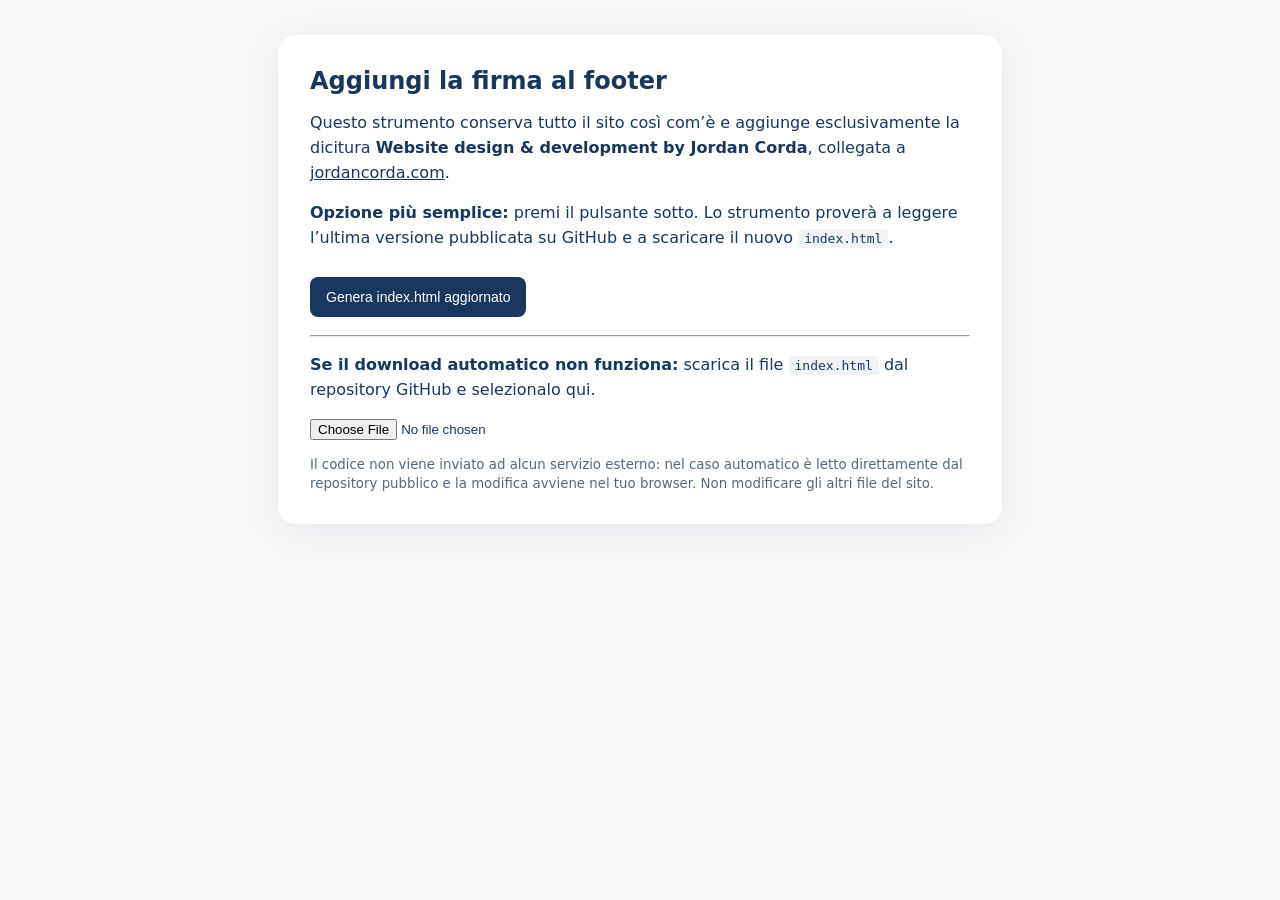
<file: TBP_Aggiungi_Firma_Footer.html>
<!doctype html><html lang="it"><head><meta charset="utf-8"><meta name="viewport" content="width=device-width,initial-scale=1"><title>The Blue Prospective — Aggiorna firma footer</title><style>body{font-family:system-ui,-apple-system,sans-serif;background:#f6f7f8;color:#17375f;margin:0;padding:35px 18px}.wrap{max-width:660px;margin:auto;background:white;border-radius:18px;padding:32px;box-shadow:0 8px 40px #12305212}h1{font-size:24px;margin:0 0 12px}p{line-height:1.55}button,.file{border:0;border-radius:8px;background:#17375f;color:white;padding:12px 16px;font-size:14px;cursor:pointer}button{margin:10px 0}code{background:#f1f4f7;padding:2px 6px;border-radius:4px}#status{white-space:pre-wrap;font-size:14px;margin-top:14px}input{display:block;margin-top:12px}small{color:#56687b}a{color:#17375f}</style></head><body><main class="wrap"><h1>Aggiungi la firma al footer</h1><p>Questo strumento conserva tutto il sito così com’è e aggiunge esclusivamente la dicitura <strong>Website design &amp; development by Jordan Corda</strong>, collegata a <a href="https://jordancorda.com/">jordancorda.com</a>.</p><p><strong>Opzione più semplice:</strong> premi il pulsante sotto. Lo strumento proverà a leggere l’ultima versione pubblicata su GitHub e a scaricare il nuovo <code>index.html</code>.</p><button id="auto">Genera index.html aggiornato</button><hr><p><strong>Se il download automatico non funziona:</strong> scarica il file <code>index.html</code> dal repository GitHub e selezionalo qui.</p><input id="file" type="file" accept=".html,text/html"><p id="status" role="status"></p><small>Il codice non viene inviato ad alcun servizio esterno: nel caso automatico è letto direttamente dal repository pubblico e la modifica avviene nel tuo browser. Non modificare gli altri file del sito.</small></main><script>
const status=document.getElementById('status');
const credit='<div class="page-wrap" style="text-align:center;padding:0 0 19px"><a href="https://jordancorda.com/" target="_blank" rel="noopener noreferrer" style="display:inline-block;color:inherit;opacity:.66;font-size:10px;letter-spacing:.045em;text-decoration:none">Website design &amp; development by Jordan Corda</a></div>';
function process(html){
if(!html.includes('<footer class="site-footer">')||!html.includes('</footer>'))throw new Error('Footer non trovato: non è stato modificato alcun file.');
let output;
if(/Website design\s*(?:&amp;|&)\s*development by Jordan Corda/.test(html)) {
  output=html.replace(/<a\b(?=[^>]*href="https:\/\/(?:jordancorda\.github\.io|jordancorda\.com)\/?")(?=[^>]*>Website design)([^>]*>Website design\s*(?:&amp;|&)\s*development by Jordan Corda<\/a>)/,m=>m.replace(/https:\/\/jordancorda\.github\.io\/?/,'https://jordancorda.com/'));
  if(output===html && html.includes('jordancorda.com')) throw new Error('La firma corretta risulta già presente: nessun aggiornamento necessario.');
} else {
  output=html.replace('</footer>',credit+'</footer>');
}
if(output===html)throw new Error('Nessuna modifica eseguita.');
const blob=new Blob([output],{type:'text/html;charset=utf-8'});const u=URL.createObjectURL(blob);const a=document.createElement('a');a.href=u;a.download='index.html';document.body.appendChild(a);a.click();a.remove();setTimeout(()=>URL.revokeObjectURL(u),3000);
status.textContent='File index.html generato. Caricalo nella cartella principale del repository, sostituendo il file omonimo.';
}
document.getElementById('auto').addEventListener('click',async()=>{status.textContent='Lettura dell’ultimo index.html da GitHub…';try{const r=await fetch('https://raw.githubusercontent.com/theblueprospectivetrio/the-blue-prospective/main/index.html?t='+Date.now(),{cache:'no-store'});if(!r.ok)throw new Error('HTTP '+r.status);process(await r.text())}catch(e){status.textContent='Download automatico non riuscito: '+e.message+'\nUsa il selettore file qui sotto.'}});
document.getElementById('file').addEventListener('change',async e=>{const f=e.target.files[0];if(!f)return;try{process(await f.text())}catch(e){status.textContent=e.message}})
</script></body></html>
</file>
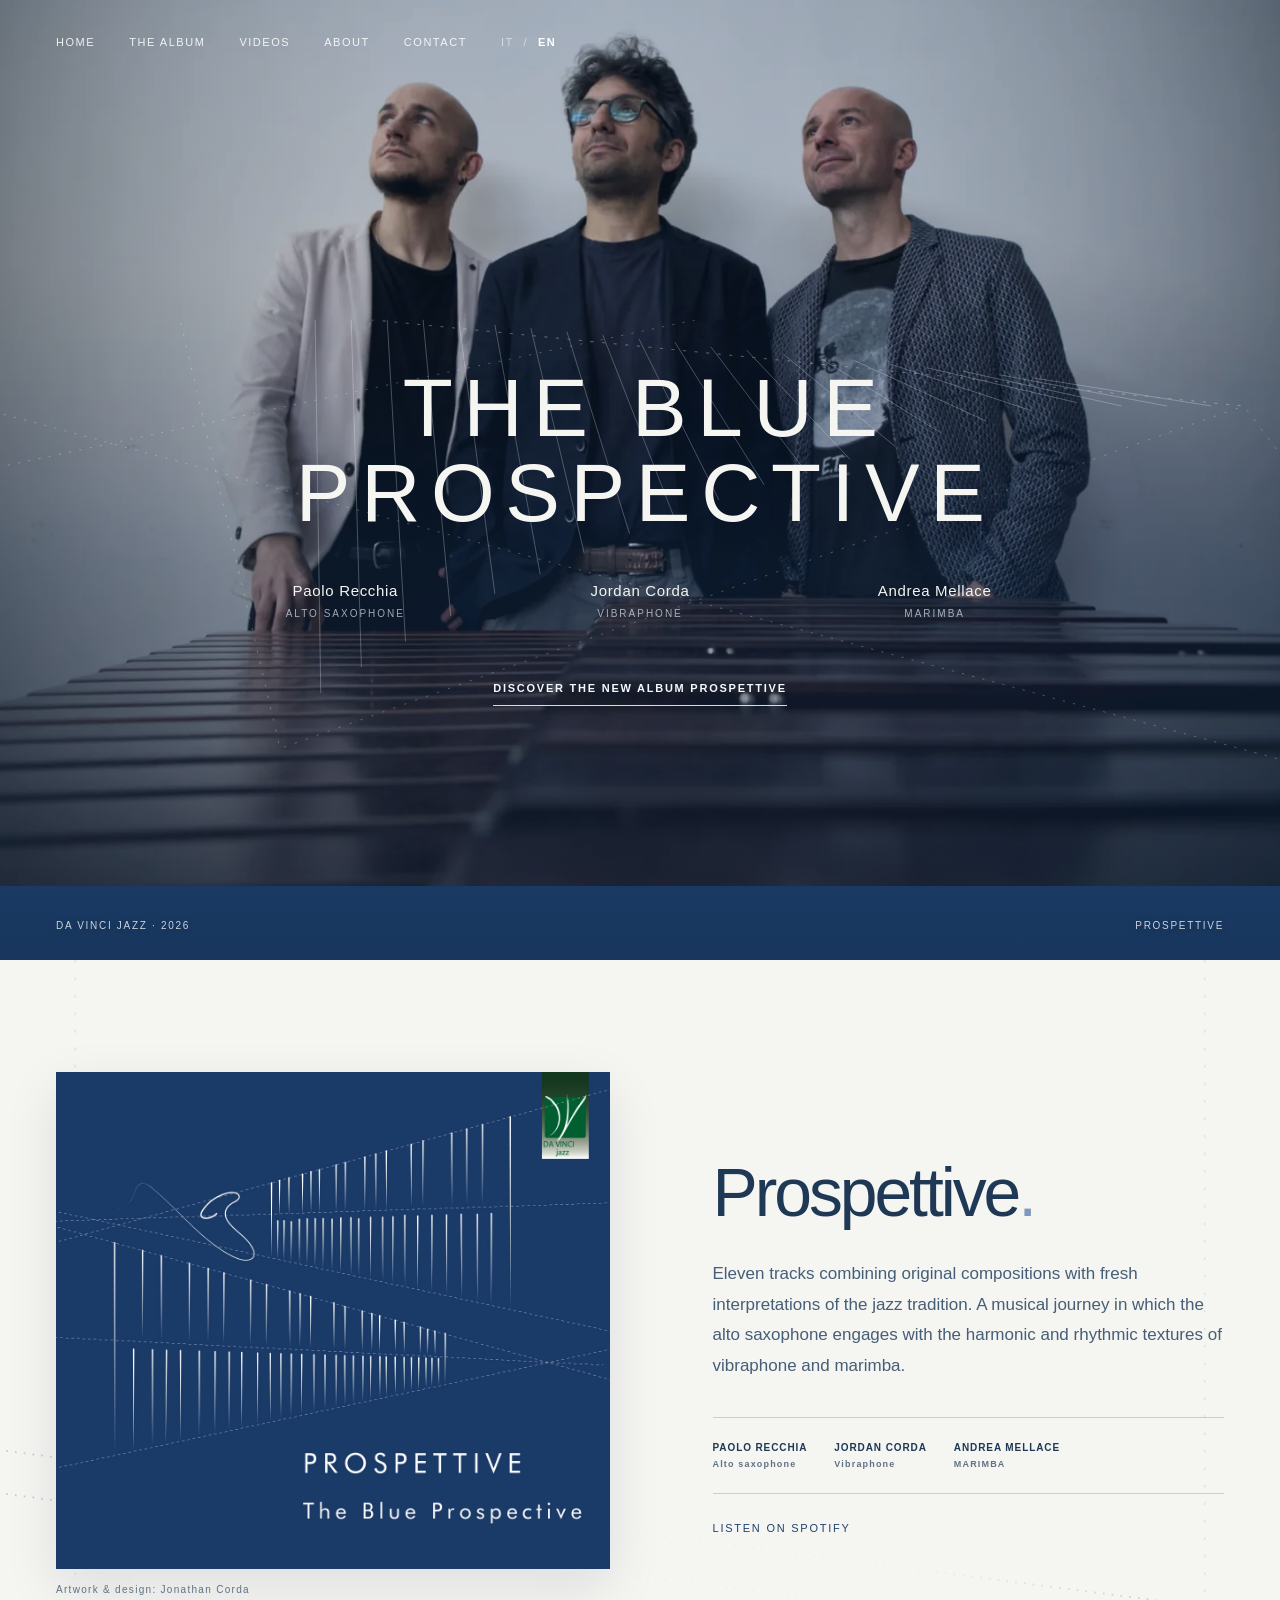
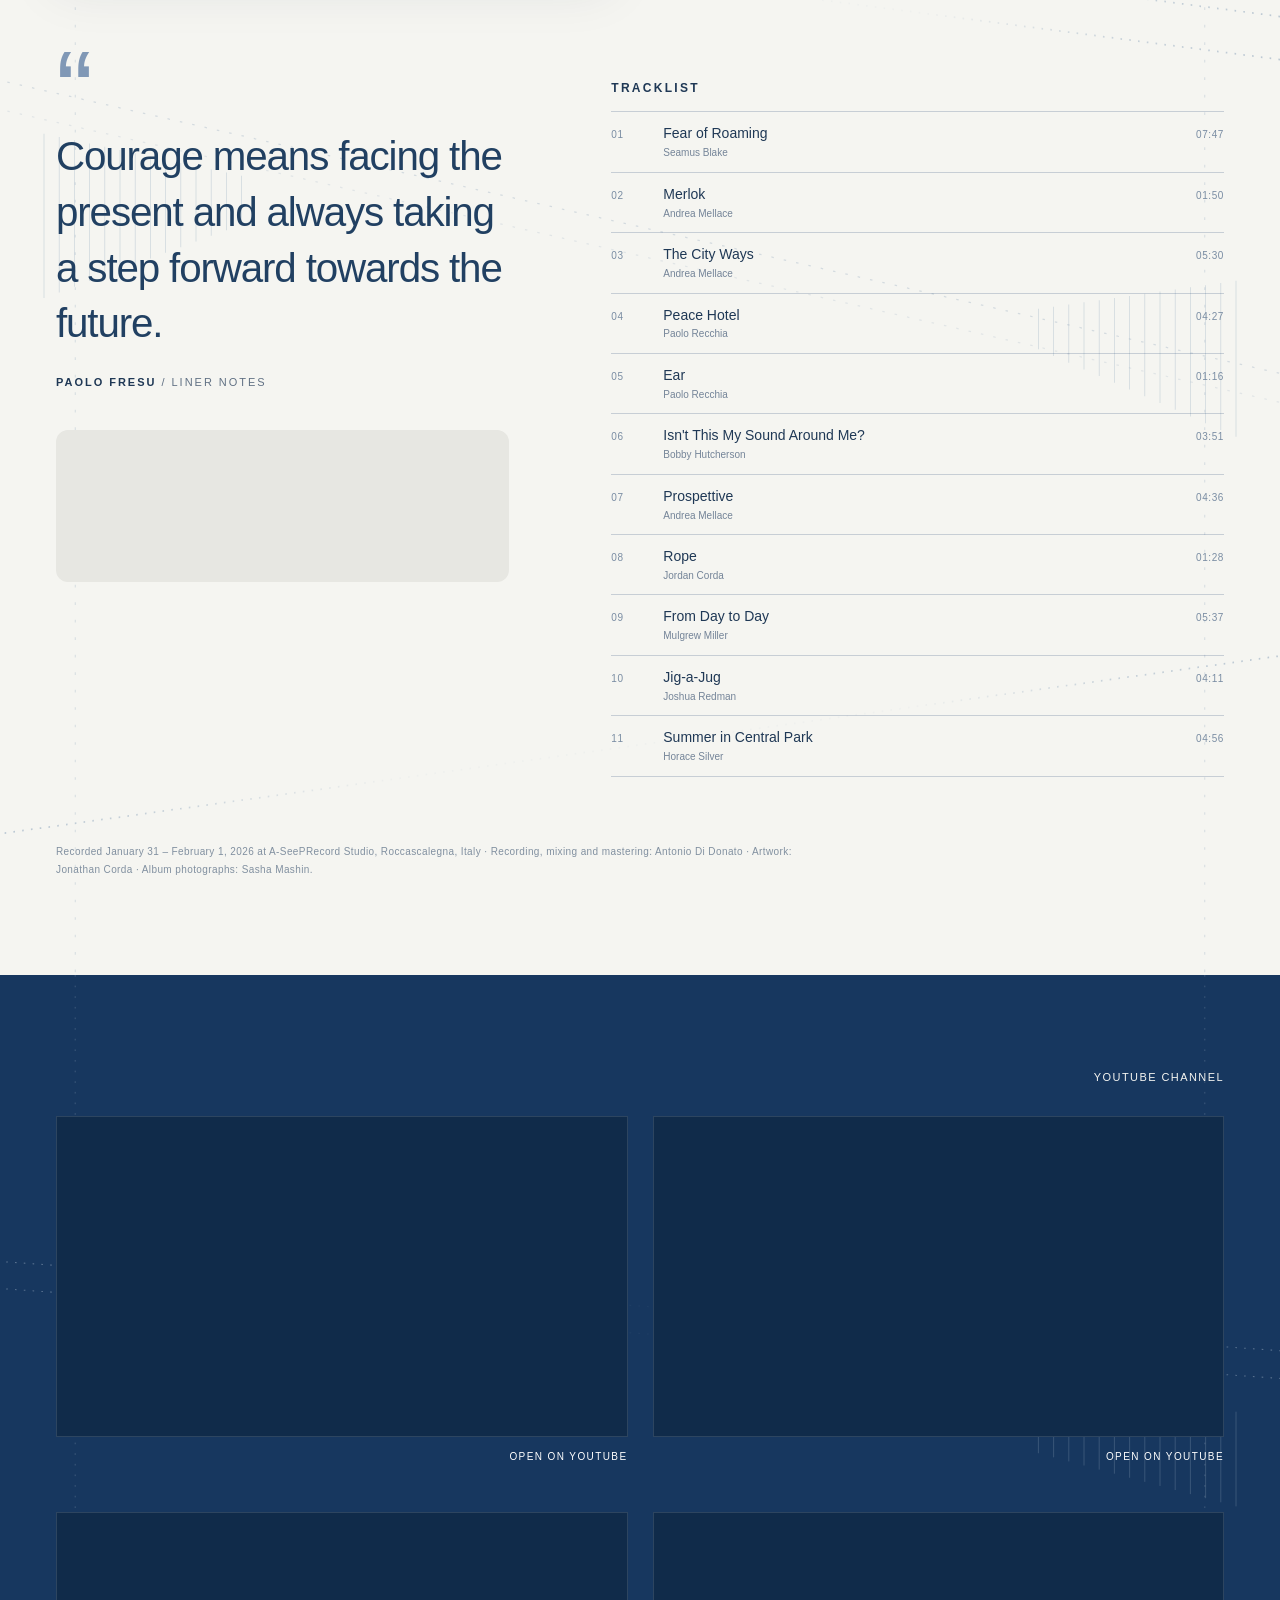
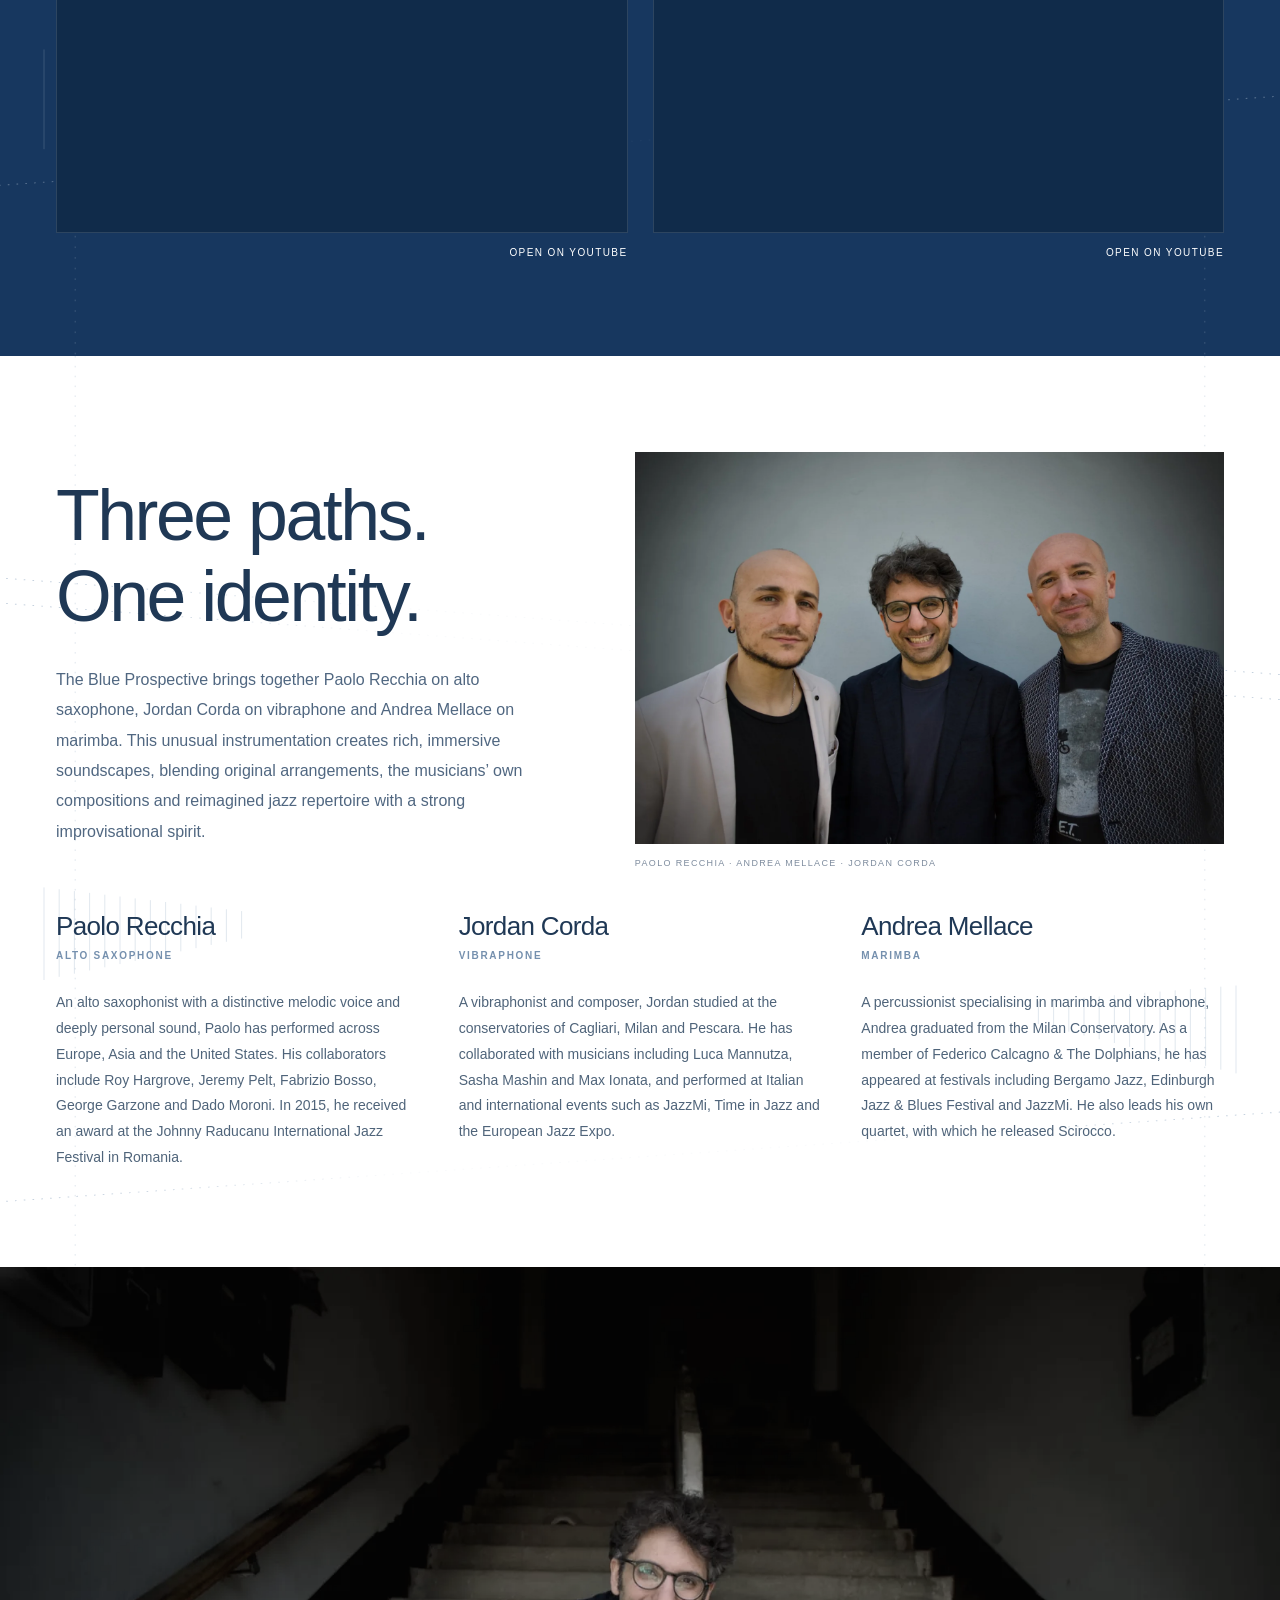
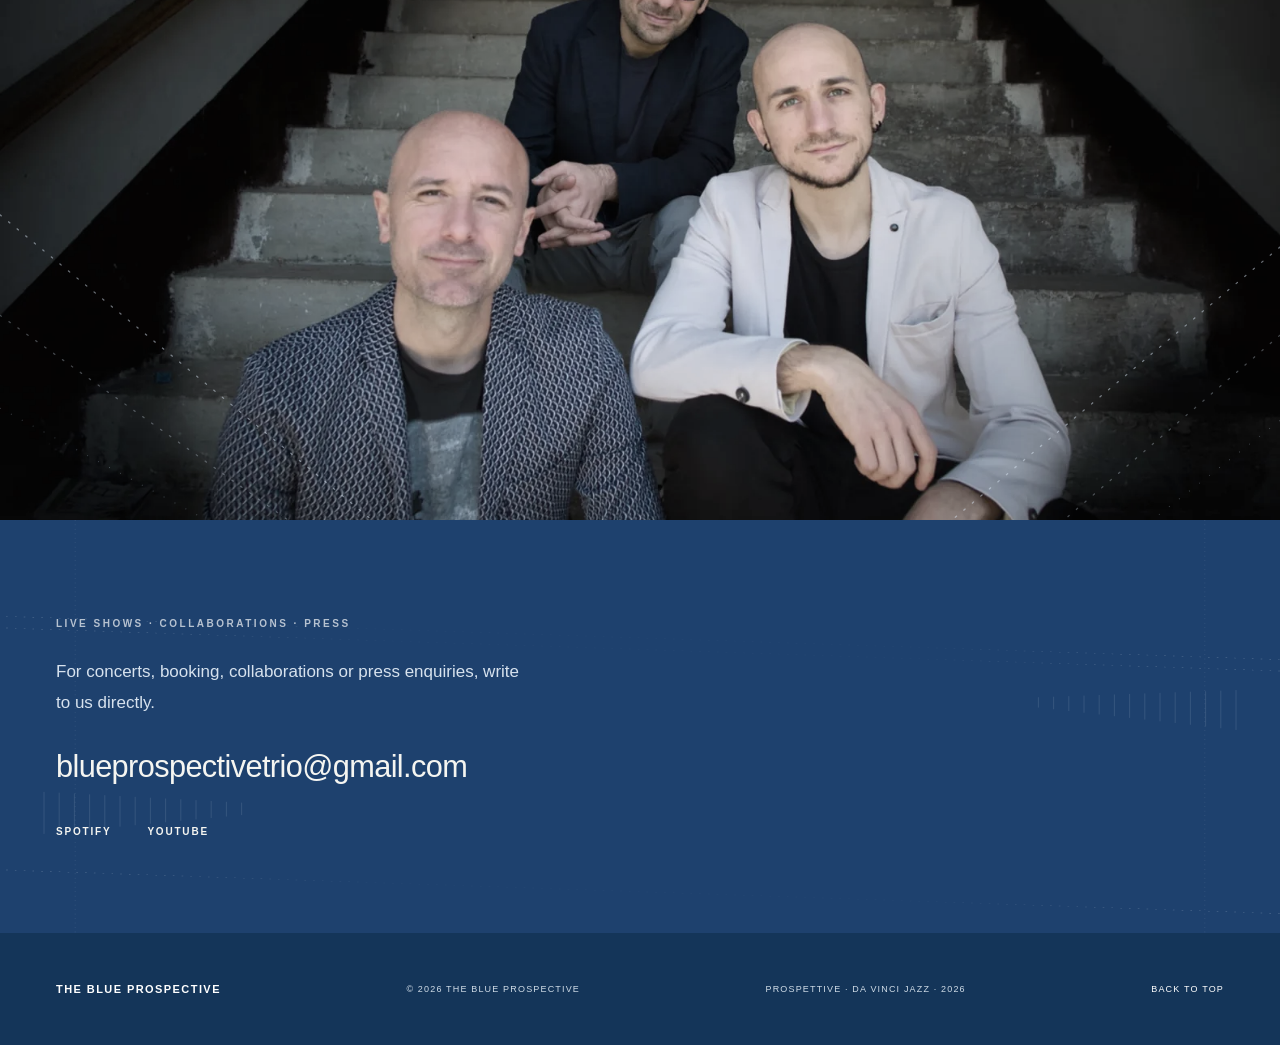
<file: The_Blue_Prospective_V17_index.html>
<!DOCTYPE html>

<html lang="it">
<head>
<meta charset="utf-8"/>
<meta content="width=device-width, initial-scale=1" name="viewport"/>
<meta content="#1e416e" name="theme-color"/>
<meta content="The Blue Prospective: Paolo Recchia, Jordan Corda e Andrea Mellace. Scopri Prospettive, il disco d'esordio per Da Vinci Jazz, ascolta la musica e guarda i video." name="description"/>
<meta content="website" property="og:type"/>
<meta content="The Blue Prospective — Prospettive" property="og:title"/>
<meta content="Alto saxophone · Vibraphone · Marimba. The debut album Prospettive — Da Vinci Jazz, 2026." property="og:description"/>
<meta content="assets/prospettive-cover.jpg" property="og:image"/>
<meta content="light" name="color-scheme"/>
<link href="assets/favicon.svg" rel="icon" type="image/svg+xml"/>
<link as="image" href="assets/trio-standing.webp" rel="preload"/>
<link href="styles.css" rel="stylesheet"/>
<script defer="" src="script.js"></script>
<title>The Blue Prospective — Prospettive</title>
<script type="application/ld+json">
  {
    "@context":"https://schema.org",
    "@type":"MusicGroup",
    "name":"The Blue Prospective",
    "genre":"Jazz",
    "member":[
      {"@type":"Person","name":"Paolo Recchia"},
      {"@type":"Person","name":"Jordan Corda"},
      {"@type":"Person","name":"Andrea Mellace"}
    ],
    "email":"blueprospectivetrio@gmail.com",
    "sameAs":["https://www.youtube.com/@TheBlueProspective","https://open.spotify.com/album/3WpOZ9RsVsxqO8IybZ93Ap"],
    "album":{"@type":"MusicAlbum","name":"Prospettive","datePublished":"2026-10-09","albumReleaseType":"https://schema.org/AlbumRelease","byArtist":{"@type":"MusicGroup","name":"The Blue Prospective"},"numTracks":11,"recordLabel":{"@type":"Organization","name":"Da Vinci Jazz"}}
  }
  </script>
</head>
<body>
<a class="skip-link" data-i18n="skip" href="#main">Vai al contenuto</a>
<header class="site-header" id="top">
<div class="header-inner page-wrap">
<a aria-label="The Blue Prospective — home" class="wordmark" href="#home"><span>THE BLUE<br/>PROSPECTIVE</span></a>
<nav aria-label="Main navigation" class="desktop-nav">
<a data-i18n="navHome" href="#home">Home</a>
<a data-i18n="navAlbum" href="#album">Il disco</a>
<a data-i18n="navVideos" href="#videos">Video</a>
<a data-i18n="navBio" href="#about">Bio</a>
<a data-i18n="navContact" href="#contact">Contatti</a>
</nav>
<div class="header-actions">
<div aria-label="Language / Lingua" class="language-switch" role="group">
<button aria-pressed="true" class="lang-btn is-active" data-lang="it" type="button">IT</button>
<span aria-hidden="true">/</span>
<button aria-pressed="false" class="lang-btn" data-lang="en" type="button">EN</button>
</div>
<button aria-controls="mobile-nav" aria-expanded="false" aria-label="Apri menu" class="mobile-menu-button" type="button"><span></span><span></span></button>
</div>
</div>
<nav aria-label="Mobile navigation" class="mobile-nav" hidden="" id="mobile-nav">
<a data-i18n="navHome" href="#home">Home</a><a data-i18n="navAlbum" href="#album">Il disco</a><a data-i18n="navVideos" href="#videos">Video</a><a data-i18n="navBio" href="#about">Bio</a><a data-i18n="navContact" href="#contact">Contatti</a>
</nav>
</header>
<main id="main">
<section aria-labelledby="hero-title" class="hero blue-surface" id="home"><div aria-hidden="true" class="hero-media"><img alt="" fetchpriority="high" height="1233" src="assets/trio-standing.webp" width="1850"/></div>
<div aria-hidden="true" class="hero-art">
<svg class="perspective-art" fill="none" preserveaspectratio="xMidYMid slice" viewbox="0 0 1440 860" xmlns="http://www.w3.org/2000/svg">
<g opacity=".42" stroke="currentColor" stroke-width=".72">
<path d="M-80 316 L1510 84 M-80 344 L1510 774 M-80 510 L1510 174" stroke-dasharray="2 7"></path>
<path d="M320 314 L1240 405 L410 700 L320 314 M319 314 L1240 405 L1510 762" stroke-dasharray="2 8"></path>
<path d="M440 319 L445 652 M471 322 L480 630 M502 326 L518 608 M533 329 L557 586 M564 332 L595 567 M595 335 L634 550 M626 338 L672 532 M657 341 L711 515 M688 344 L749 500 M719 347 L788 486 M750 350 L827 473 M781 354 L864 463 M812 357 L901 451 M843 360 L940 440 M874 363 L979 428 M905 366 L1018 418 M936 369 L1057 409 M967 372 L1096 402 M998 375 L1135 405 M1029 378 L1174 405 M1060 381 L1212 405"></path>
<path d="M462 657 L1240 405 M495 648 L1240 405 M528 639 L1240 405 M561 630 L1240 405 M594 621 L1240 405 M627 612 L1240 405 M660 603 L1240 405 M693 594 L1240 405 M726 585 L1240 405 M759 576 L1240 405 M792 567 L1240 405" opacity=".45"></path>
</g>
</svg>
</div>
<div class="hero-content page-wrap">

<h1 id="hero-title"><span>THE BLUE</span><span>PROSPECTIVE</span></h1>
<div aria-label="The Blue Prospective — musicisti e strumenti" class="hero-musicians">
<div class="hero-musician"><span class="hero-musician-name">Paolo Recchia</span><span class="hero-musician-role" data-i18n="roleSax">Sax alto</span></div>
<div class="hero-musician"><span class="hero-musician-name">Jordan Corda</span><span class="hero-musician-role" data-i18n="roleVibe">Vibrafono</span></div>
<div class="hero-musician"><span class="hero-musician-name">Andrea Mellace</span><span class="hero-musician-role" data-i18n="roleMarimba">Marimba</span></div>
</div>

<div class="hero-cta">
<a class="plain-action hero-action" data-i18n="discoverAlbum" href="#album">Scopri il nuovo album Prospettive</a>
</div>

</div>
<div class="hero-foot page-wrap"><span>DA VINCI JAZZ · 2026</span><span>PROSPETTIVE</span></div>
</section>

<section aria-labelledby="album-title" class="album-section section-padding" id="album">
<div class="page-wrap">

<div class="album-feature">
<div class="album-art-wrap">
<img alt="Copertina originale dell'album Prospettive di The Blue Prospective, blu con linee bianche prospettiche" class="album-art" data-i18n-alt="coverAlt" height="1123" loading="lazy" src="assets/prospettive-cover.webp" width="1253"/>
<p class="image-caption" data-i18n="coverCaption">Artwork &amp; design: Jonathan Corda</p>
</div>
<div class="album-intro">

<h2 id="album-title">Prospettive<span class="title-period">.</span></h2>
<p class="album-description" data-i18n="albumDescription">Undici tracce tra composizioni originali e riletture della tradizione jazz. Un percorso in cui il suono del sax alto dialoga con le trame armoniche e ritmiche di vibrafono e marimba.</p>
<div class="album-metadata"><span>PAOLO RECCHIA <small data-i18n="roleSax">SAX ALTO</small></span><span>JORDAN CORDA <small data-i18n="roleVibe">VIBRAFONO</small></span><span>ANDREA MELLACE <small>MARIMBA</small></span></div>
<a class="plain-action album-action" href="https://open.spotify.com/intl-it/album/3WpOZ9RsVsxqO8IybZ93Ap?si=EF3d64_RQI6lsvXB2nhD_Q" rel="noopener noreferrer" target="_blank"><span data-i18n="listenSpotify">Ascolta su Spotify</span></a>
</div>
</div>
<div class="album-lower">
<div class="liner-quote">
<span aria-hidden="true" class="quote-mark">“</span>
<blockquote data-i18n="fresuQuote">Coraggio è affrontare il presente e fare sempre un passo in avanti verso il futuro.</blockquote>
<p class="quote-author">PAOLO FRESU <span data-i18n="linerNotes">/ NOTE DI COPERTINA</span></p>
<div class="spotify-embed">
<iframe allow="autoplay; clipboard-write; encrypted-media; fullscreen; picture-in-picture" height="152" loading="lazy" src="https://open.spotify.com/embed/album/3WpOZ9RsVsxqO8IybZ93Ap?utm_source=generator" title="Prospettive — Spotify" width="100%"></iframe>
</div>
</div>
<div class="tracks">
<h3 data-i18n="tracklist">TRACKLIST</h3>
<ol class="track-list">
<li><span class="track-number">01</span><span class="track-name">Fear of Roaming <small>Seamus Blake</small></span><time>07:47</time></li>
<li><span class="track-number">02</span><span class="track-name">Merlok <small>Andrea Mellace</small></span><time>01:50</time></li>
<li><span class="track-number">03</span><span class="track-name">The City Ways <small>Andrea Mellace</small></span><time>05:30</time></li>
<li><span class="track-number">04</span><span class="track-name">Peace Hotel <small>Paolo Recchia</small></span><time>04:27</time></li>
<li><span class="track-number">05</span><span class="track-name">Ear <small>Paolo Recchia</small></span><time>01:16</time></li>
<li><span class="track-number">06</span><span class="track-name">Isn't This My Sound Around Me? <small>Bobby Hutcherson</small></span><time>03:51</time></li>
<li><span class="track-number">07</span><span class="track-name">Prospettive <small>Andrea Mellace</small></span><time>04:36</time></li>
<li><span class="track-number">08</span><span class="track-name">Rope <small>Jordan Corda</small></span><time>01:28</time></li>
<li><span class="track-number">09</span><span class="track-name">From Day to Day <small>Mulgrew Miller</small></span><time>05:37</time></li>
<li><span class="track-number">10</span><span class="track-name">Jig-a-Jug <small>Joshua Redman</small></span><time>04:11</time></li>
<li><span class="track-number">11</span><span class="track-name">Summer in Central Park <small>Horace Silver</small></span><time>04:56</time></li>
</ol>
</div>
</div>
<p class="album-credits" data-i18n="albumCredits">Registrato il 31 gennaio e 1 febbraio 2026 ad A-SeePRecord Studio, Roccascalegna · Registrazione, mix e mastering: Antonio Di Donato · Artwork: Jonathan Corda · Foto del disco: Sasha Mashin.</p>
</div>
</section>
<section aria-labelledby="videos-title" class="videos-section blue-surface section-padding" id="videos">
<div class="page-wrap"><h2 class="visually-hidden" id="videos-title">Video / Videos</h2>
<div class="section-heading section-heading-light"><a class="text-link" data-i18n="youtubeChannel" href="https://www.youtube.com/@TheBlueProspective" rel="noopener noreferrer" target="_blank">Canale YouTube</a></div>


<div class="video-grid">
<article class="video-item"><div class="video-frame"><iframe allow="accelerometer; autoplay; clipboard-write; encrypted-media; gyroscope; picture-in-picture; web-share" allowfullscreen="" loading="lazy" referrerpolicy="strict-origin-when-cross-origin" src="https://www.youtube-nocookie.com/embed/nitN0m6qYVE?rel=0" title="The Blue Prospective — Video 01"></iframe></div><div class="video-meta"><a href="https://www.youtube.com/watch?v=nitN0m6qYVE" rel="noopener noreferrer" target="_blank"><span data-i18n="openYouTube">Apri su YouTube</span></a></div></article>
<article class="video-item"><div class="video-frame"><iframe allow="accelerometer; autoplay; clipboard-write; encrypted-media; gyroscope; picture-in-picture; web-share" allowfullscreen="" loading="lazy" referrerpolicy="strict-origin-when-cross-origin" src="https://www.youtube-nocookie.com/embed/5msv1Ov3cSc?rel=0" title="The Blue Prospective — Video 02"></iframe></div><div class="video-meta"><a href="https://www.youtube.com/watch?v=5msv1Ov3cSc" rel="noopener noreferrer" target="_blank"><span data-i18n="openYouTube">Apri su YouTube</span></a></div></article>
<article class="video-item"><div class="video-frame"><iframe allow="accelerometer; autoplay; clipboard-write; encrypted-media; gyroscope; picture-in-picture; web-share" allowfullscreen="" loading="lazy" referrerpolicy="strict-origin-when-cross-origin" src="https://www.youtube-nocookie.com/embed/d-1iqPdySt8?rel=0" title="The Blue Prospective — Video 03"></iframe></div><div class="video-meta"><a href="https://www.youtube.com/watch?v=d-1iqPdySt8" rel="noopener noreferrer" target="_blank"><span data-i18n="openYouTube">Apri su YouTube</span></a></div></article>
<article class="video-item"><div class="video-frame"><iframe allow="accelerometer; autoplay; clipboard-write; encrypted-media; gyroscope; picture-in-picture; web-share" allowfullscreen="" loading="lazy" referrerpolicy="strict-origin-when-cross-origin" src="https://www.youtube-nocookie.com/embed/xgRghs0nReU?rel=0" title="The Blue Prospective — Video 04"></iframe></div><div class="video-meta"><a href="https://www.youtube.com/watch?v=xgRghs0nReU" rel="noopener noreferrer" target="_blank"><span data-i18n="openYouTube">Apri su YouTube</span></a></div></article>
</div>
</div>
</section>
<section aria-labelledby="about-title" class="about-section section-padding" id="about">
<div class="page-wrap">

<div class="about-top">
<div class="about-main">

<h2 data-i18n="aboutTitle" id="about-title">Tre percorsi.<br/>Un'identità.</h2>
<p class="about-paragraph" data-i18n="aboutText">The Blue Prospective nasce dalla collaborazione tra Paolo Recchia al sax alto, Jordan Corda al vibrafono e Andrea Mellace alla marimba. La particolarità dell'organico dà vita a sonorità ricche e avvolgenti: arrangiamenti originali, composizioni dei musicisti e riletture del repertorio jazz si intrecciano a una forte componente improvvisativa.</p>
</div>
<figure class="about-photo"><img alt="Ritratto di gruppo dei tre musicisti" data-i18n-alt="bioPhotoAlt" height="1120" loading="lazy" src="assets/trio-portrait.webp" width="1680"/><figcaption>PAOLO RECCHIA · ANDREA MELLACE · JORDAN CORDA</figcaption></figure>
</div>

<div class="member-grid">
<article class="member"><h3>Paolo Recchia</h3><p class="member-instrument" data-i18n="roleSax">Sax alto</p><p data-i18n="bioPaolo">Sassofonista dalla forte identità melodica e dal suono personale, si è esibito in Europa, Asia e Stati Uniti. Ha collaborato con artisti come Roy Hargrove, Jeremy Pelt, Fabrizio Bosso, George Garzone e Dado Moroni. Nel 2015 ha ricevuto un riconoscimento al Johnny Răducanu International Jazz Festival in Romania.</p></article>
<article class="member"><h3>Jordan Corda</h3><p class="member-instrument" data-i18n="roleVibe">Vibrafono</p><p data-i18n="bioJordan">Vibrafonista e compositore, si è formato ai conservatori di Cagliari, Milano e Pescara. Ha collaborato con musicisti tra cui Luca Mannutza, Sasha Mashin e Max Ionata e si è esibito in festival italiani e internazionali, tra cui JazzMi, Time in Jazz e l'European Jazz Expo.</p></article>
<article class="member"><h3>Andrea Mellace</h3><p class="member-instrument">Marimba</p><p data-i18n="bioAndrea">Percussionista specializzato in marimba e vibrafono, diplomato al Conservatorio di Milano. Membro di Federico Calcagno &amp; The Dolphians, ha suonato in festival quali Bergamo Jazz, Edinburgh Jazz &amp; Blues Festival e JazzMi. È anche leader del proprio quartetto, con cui ha pubblicato Scirocco.</p></article>
</div>
</div>
</section>
<section aria-label="The Blue Prospective group photograph" class="interlude-photo"><img alt="I tre musicisti di The Blue Prospective fotografati su una scalinata" data-i18n-alt="interludePhotoAlt" height="1133" loading="lazy" src="assets/trio-stairs.webp" width="1700"/></section>
<section aria-labelledby="contact-title" class="contact-section blue-surface section-padding" id="contact">
<div aria-hidden="true" class="contact-lines"><svg preserveaspectratio="xMidYMid meet" viewbox="0 0 600 500"><g fill="none" opacity=".42" stroke="currentColor" stroke-width=".8"><path d="M25 25L570 255 30 484 M55 25L570 255 65 484 M85 25L570 255 100 484 M115 25L570 255 135 484 M145 25L570 255 170 484 M175 25L570 255 205 484 M205 25L570 255 240 484 M235 25L570 255 275 484 M265 25L570 255 310 484 M295 25L570 255 345 484 M325 25L570 255 380 484 M355 25L570 255 415 484"></path></g></svg></div>
<div class="page-wrap contact-content">

<div class="contact-body"><p class="eyebrow" data-i18n="contactTop">CONCERTI · COLLABORAZIONI · STAMPA</p><h2 class="visually-hidden" id="contact-title">Contatti / Contact</h2><p data-i18n="contactCopy">Per concerti, booking, collaborazioni e richieste stampa, scrivici direttamente.</p><a class="contact-mail" href="mailto:blueprospectivetrio@gmail.com">blueprospectivetrio@gmail.com </a><div class="contact-links"><a href="https://open.spotify.com/intl-it/album/3WpOZ9RsVsxqO8IybZ93Ap?si=EF3d64_RQI6lsvXB2nhD_Q" rel="noopener noreferrer" target="_blank">SPOTIFY</a><a href="https://www.youtube.com/@TheBlueProspective" rel="noopener noreferrer" target="_blank">YOUTUBE</a></div></div>
</div>
</section>
</main>
<footer class="site-footer"><div class="page-wrap footer-inner"><a class="footer-brand" href="#home">THE BLUE PROSPECTIVE</a><span>© <span id="year">2026</span> THE BLUE PROSPECTIVE</span><span data-i18n="footerNote">Prospettive · Da Vinci Jazz · 2026</span><a class="back-top" data-i18n="backTop" href="#top">TORNA SU</a></div></footer>
</body>
</html>
</file>
<file: styles.css>
:root{--blue:#1e416e;--blue-deep:#17375f;--blue-light:#42658c;--paper:#f5f5f1;--white:#fff;--ink:#1f3855;--muted:#617184;--line:rgba(30,65,110,.21);--max:1230px;--sans:"Helvetica Neue",Helvetica,Arial,sans-serif}
*{box-sizing:border-box}html{scroll-behavior:smooth;scroll-padding-top:82px}body{margin:0;font-family:var(--sans);background:var(--paper);color:var(--ink);-webkit-font-smoothing:antialiased}body,button{font-size:16px}button,a{-webkit-tap-highlight-color:transparent}button{font-family:inherit}a{color:inherit;text-decoration:none}img{max-width:100%;display:block}figure,blockquote{margin:0}p,h1,h2,h3{margin-top:0}::selection{background:#aebed0;color:var(--blue-deep)}:focus-visible{outline:2px solid #819cce;outline-offset:5px}.page-wrap{width:min(calc(100% - 112px),var(--max));margin-inline:auto}.section-padding{padding-block:118px}.blue-surface{background:var(--blue);color:#f5f5f1}.skip-link{position:absolute;z-index:100;top:-80px;left:20px;background:white;color:var(--blue);padding:10px 16px}.skip-link:focus{top:10px}
.site-header{height:84px;position:absolute;top:0;left:0;right:0;z-index:20;color:#fff;border-bottom:1px solid rgba(255,255,255,.18)}.header-inner{height:100%;display:flex;align-items:center;justify-content:space-between;gap:32px}.wordmark{display:inline-flex;align-items:center;gap:11px;font-size:12px;line-height:1.2;letter-spacing:.16em;font-weight:600;white-space:nowrap}.wordmark-symbol{font-size:29px;line-height:1;font-weight:200;transform:rotate(-18deg);opacity:.85}.desktop-nav{display:flex;align-items:center;gap:34px;margin-left:auto}.desktop-nav a,.mobile-nav a{font-size:11px;letter-spacing:.14em;text-transform:uppercase;opacity:.88;transition:opacity .2s}.desktop-nav a:hover,.mobile-nav a:hover{opacity:1}.header-actions{display:flex;align-items:center;gap:21px}.language-switch{display:flex;align-items:center;gap:8px;font-size:11px;letter-spacing:.12em;color:rgba(255,255,255,.56)}.lang-btn{background:transparent;border:0;color:rgba(255,255,255,.53);font-size:11px;letter-spacing:.13em;cursor:pointer;padding:8px 2px}.lang-btn.is-active{color:#fff;font-weight:700}.mobile-menu-button{display:none;background:transparent;border:0;color:#fff;width:38px;height:38px;cursor:pointer;flex-direction:column;gap:6px;justify-content:center;align-items:center}.mobile-menu-button span{height:1px;width:21px;background:currentColor;display:block;transition:transform .25s}.mobile-menu-button[aria-expanded=true] span:first-child{transform:translateY(3.5px) rotate(45deg)}.mobile-menu-button[aria-expanded=true] span:last-child{transform:translateY(-3.5px) rotate(-45deg)}.mobile-nav{position:absolute;left:0;right:0;top:84px;background:var(--blue-deep);padding:22px 7%;border-bottom:1px solid rgba(255,255,255,.14)}.mobile-nav:not([hidden]){display:flex;flex-direction:column;gap:24px}.mobile-nav[hidden]{display:none}
.hero{position:relative;isolation:isolate;min-height:765px;height:min(920px,100svh);display:flex;align-items:center;overflow:hidden}.hero-art{position:absolute;inset:0;z-index:-1;overflow:hidden;pointer-events:none}.perspective-art{position:absolute;width:100%;height:100%;color:rgba(232,239,244,.92);transform:scale(1.04)}.hero-art:after{content:"";position:absolute;inset:0;background:linear-gradient(90deg,rgba(30,65,110,.17),rgba(30,65,110,.55) 35%,rgba(30,65,110,.45) 68%,rgba(30,65,110,.10))}.hero-content{position:relative;padding-top:72px;text-align:center}.eyebrow{font-size:10px;font-weight:600;letter-spacing:.25em;line-height:1.6;text-transform:uppercase}.hero-eyebrow{display:flex;align-items:center;justify-content:center;gap:20px;color:rgba(255,255,255,.9);margin-bottom:38px}.eyebrow-rule{width:36px;height:1px;background:rgba(255,255,255,.76)}.hero h1{font-size:clamp(57px,7.15vw,112px);line-height:1.09;letter-spacing:.14em;font-weight:300;margin:0 auto;max-width:1160px;text-indent:.14em}.hero h1 span{display:block}.hero-subtitle{font-size:clamp(18px,2.3vw,28px);font-weight:300;letter-spacing:.02em;margin:32px 0 12px}.hero-instruments{font-size:12px;letter-spacing:.19em;text-transform:uppercase;color:rgba(255,255,255,.74)}.hero-cta{display:flex;justify-content:center;align-items:center;gap:36px;margin-top:43px}.btn{display:inline-flex;align-items:center;justify-content:center;gap:38px;min-height:53px;padding:15px 23px;font-size:11px;font-weight:700;text-transform:uppercase;letter-spacing:.13em;border:1px solid transparent;transition:background .2s,color .2s,border-color .2s}.btn span:last-child{font-size:16px;font-weight:300}.btn-light{color:var(--blue);background:#fff}.btn-light:hover{background:#e3eaf2}.btn-blue{color:#fff;background:var(--blue);margin-top:33px}.btn-blue:hover{background:#123156}.text-link{display:inline-flex;align-items:center;gap:10px;font-size:11px;letter-spacing:.13em;text-transform:uppercase;transition:opacity .2s}.text-link:hover{opacity:.7}.hero-text-link{color:#fff}.hero-foot{position:absolute;bottom:32px;left:50%;transform:translateX(-50%);display:flex;align-items:center;justify-content:space-between;width:min(calc(100% - 112px),var(--max));font-size:10px;letter-spacing:.17em;color:rgba(255,255,255,.78)}.hero-foot a{transition:opacity .2s}.hero-foot a:hover{opacity:.6}
.photo-break{position:relative;height:clamp(390px,49vw,690px);overflow:hidden;background:#c8d1da}.photo-break img{width:100%;height:100%;object-fit:cover;object-position:center 47%}.photo-break:after{position:absolute;content:"";inset:0;background:linear-gradient(to top,rgba(14,32,53,.34),transparent 37%);pointer-events:none}.photo-break-note{position:absolute;bottom:33px;left:max(56px,calc((100vw - var(--max))/2));display:flex;align-items:center;gap:18px;z-index:1;color:white;font-size:10px;letter-spacing:.23em;font-weight:600}.hairline{width:40px;height:1px;background:rgba(255,255,255,.8)}
.statement{background:#fff}.statement-layout{display:grid;grid-template-columns:27% 1fr;gap:4%}.section-index{font-size:10px;letter-spacing:.18em;font-weight:700;text-transform:uppercase;margin:0;line-height:1.5}.statement-title{font-size:clamp(36px,4.8vw,65px);font-weight:300;line-height:1.22;letter-spacing:-.032em;max-width:870px;margin-bottom:33px}.statement-copy{max-width:620px;color:#51667d;font-size:17px;line-height:1.85;font-weight:300;margin-bottom:0}
.album-section{background:var(--paper)}.section-heading{display:flex;justify-content:space-between;align-items:center;padding-bottom:24px;margin-bottom:60px;border-bottom:1px solid var(--line);gap:24px}.heading-right{font-size:10px;letter-spacing:.15em;font-weight:600;text-transform:uppercase}.bullet{padding-inline:8px}.album-feature{display:grid;grid-template-columns:minmax(0,1.04fr) minmax(0,.96fr);gap:clamp(55px,8vw,126px);align-items:center}.album-art-wrap{width:100%}.album-art{width:100%;height:auto;box-shadow:0 18px 50px rgba(15,38,68,.10)}.image-caption{margin-top:15px;font-size:10px;letter-spacing:.13em;color:var(--muted)}.dark-eyebrow{color:#5d7290}.album-intro h2{font-weight:300;font-size:clamp(49px,5.3vw,85px);letter-spacing:-.045em;line-height:1.06;margin:18px 0 30px}.title-period{color:#7c9abe}.album-description{max-width:530px;font-size:17px;line-height:1.8;font-weight:300;color:#465e77}.album-metadata{display:flex;flex-wrap:wrap;gap:16px 27px;margin-top:35px;padding-block:24px;border-block:1px solid var(--line)}.album-metadata span{font-size:10px;letter-spacing:.09em;font-weight:600}.album-metadata small{display:block;font-size:9px;letter-spacing:.13em;color:var(--muted);margin-top:6px}.album-lower{display:grid;grid-template-columns:.95fr 1.05fr;gap:clamp(60px,11vw,160px);margin-top:100px}.liner-quote{position:relative;padding-top:17px}.quote-mark{font-size:90px;font-weight:300;line-height:.5;color:#8fa3bc}.liner-quote blockquote{font-weight:300;max-width:420px;font-size:clamp(24px,3vw,37px);line-height:1.45;letter-spacing:-.02em;margin:12px 0 25px}.quote-author{font-size:10px;letter-spacing:.16em;font-weight:700}.quote-author span{font-weight:400;color:var(--muted)}.spotify-embed{max-width:460px;margin-top:56px}.spotify-embed iframe{display:block;border:0;border-radius:12px;background:#e7e7e2}.tracks h3{font-size:12px;font-weight:700;letter-spacing:.19em;margin:0 0 16px}.track-list{list-style:none;margin:0;padding:0;border-top:1px solid var(--line)}.track-list li{display:grid;grid-template-columns:40px 1fr 45px;gap:12px;align-items:baseline;padding:12px 0 11px;border-bottom:1px solid var(--line)}.track-number,.track-list time{font-size:10px;font-weight:500;letter-spacing:.06em;color:#7a8da3}.track-list time{text-align:right}.track-name{font-size:14px;line-height:1.35;font-weight:500}.track-name small{display:block;color:#748498;font-size:10px;font-weight:400;line-height:1.45;margin-top:3px}.album-credits{font-size:10px;letter-spacing:.04em;line-height:1.8;color:#8190a0;margin:66px 0 0;max-width:780px}
.videos-section{background:var(--blue-deep)}.section-heading-light{border-color:rgba(255,255,255,.26)}.video-title{font-size:clamp(46px,6.8vw,90px);line-height:1.1;letter-spacing:-.035em;font-weight:300;margin:0 0 22px}.video-lead{font-size:16px;color:#d0dce8;font-weight:300;margin-bottom:54px}.video-grid{display:grid;grid-template-columns:1fr 1fr;gap:52px 25px}.video-frame{position:relative;aspect-ratio:16/9;background:#102b4a;border:1px solid rgba(255,255,255,.12)}.video-frame iframe{position:absolute;inset:0;width:100%;height:100%;border:0}.video-meta{display:flex;justify-content:space-between;gap:18px;align-items:center;padding-top:14px;font-size:10px;letter-spacing:.14em;color:#d2dfeb}.video-meta a{font-size:19px;line-height:1;color:white;transition:transform .2s}.video-meta a:hover{transform:translate(2px,-2px)}
.about-section{background:#fff}.about-top{display:grid;grid-template-columns:minmax(0,.92fr) minmax(0,1.08fr);gap:clamp(50px,7vw,115px);align-items:center}.about-main h2{font-size:clamp(44px,5.6vw,78px);line-height:1.13;letter-spacing:-.035em;font-weight:300;margin:18px 0 28px}.about-paragraph{font-size:16px;line-height:1.9;font-weight:300;color:#506781;max-width:520px}.about-photo{margin:0}.about-photo img{width:100%;height:auto}.about-photo figcaption{font-size:9px;letter-spacing:.15em;color:#7e8c9e;margin-top:14px}.members-heading{display:flex;align-items:center;justify-content:space-between;margin-top:95px;padding-bottom:18px;border-bottom:1px solid var(--line)}.members-heading>span{font-size:10px;letter-spacing:.14em;color:#7c8da1}.member-grid{display:grid;grid-template-columns:repeat(3,1fr);gap:40px;margin-top:38px}.member{padding-top:5px}.member-n{font-size:10px;color:#8095ab;letter-spacing:.12em}.member h3{font-size:26px;letter-spacing:-.025em;font-weight:400;margin:23px 0 5px}.member-instrument{font-size:10px!important;text-transform:uppercase;letter-spacing:.17em!important;font-weight:700!important;color:#7590ae!important;margin-bottom:24px!important}.member p{font-size:14px;color:#4f647a;line-height:1.85;font-weight:300;margin-bottom:0}
.interlude-photo{height:clamp(350px,46vw,660px);background:#b9c1c3;overflow:hidden}.interlude-photo img{width:100%;height:100%;object-fit:cover;object-position:center 52%}
.contact-section{position:relative;overflow:hidden;isolation:isolate;padding-block:120px 145px}.contact-lines{position:absolute;z-index:-1;right:-80px;top:11%;width:min(52%,700px);height:90%;color:#dde7f0;opacity:.48}.contact-lines svg{width:100%;height:100%}.contact-content{display:grid;grid-template-columns:27% 1fr}.contact-body{max-width:850px}.contact-body h2{font-size:clamp(60px,8.1vw,116px);line-height:1.1;font-weight:300;letter-spacing:-.045em;margin:14px 0 21px}.contact-body>p:not(.eyebrow){max-width:475px;color:#d7e2ee;font-size:17px;font-weight:300;line-height:1.8}.contact-mail{display:inline-flex;gap:21px;align-items:center;border-bottom:1px solid rgba(255,255,255,.6);padding:10px 0 15px;max-width:100%;font-size:clamp(17px,2.4vw,31px);font-weight:300;letter-spacing:-.02em;overflow-wrap:anywhere}.contact-mail span{font-size:18px}.contact-links{display:flex;gap:35px;margin-top:50px}.contact-links a{font-size:10px;letter-spacing:.18em;font-weight:600}.site-footer{background:#123052;color:#d0dce7}.footer-inner{display:flex;justify-content:space-between;gap:28px;align-items:center;min-height:112px}.footer-inner>*{font-size:9px;letter-spacing:.13em;text-transform:uppercase}.footer-brand{font-size:11px;font-weight:600;color:#fff}.back-top{color:#fff}
@media(min-width:1550px){.hero h1{font-size:112px}}@media(max-width:1100px){.page-wrap{width:min(calc(100% - 72px),var(--max))}.hero-foot{width:calc(100% - 72px)}.desktop-nav{gap:21px}.album-feature{gap:50px}.album-lower{gap:68px}.member-grid{gap:25px}.photo-break-note{left:36px}}@media(max-width:760px){html{scroll-padding-top:65px}.page-wrap{width:calc(100% - 42px)}.section-padding{padding-block:78px}.site-header{height:70px}.wordmark{font-size:10px;letter-spacing:.1em}.wordmark-symbol{font-size:24px}.desktop-nav{display:none}.mobile-menu-button{display:flex}.mobile-nav{top:70px}.hero{min-height:640px;height:91svh;max-height:820px}.hero-content{padding-top:60px}.hero-eyebrow{font-size:8px;letter-spacing:.13em;gap:10px;margin-bottom:28px}.eyebrow-rule{width:21px}.hero h1{font-size:clamp(40px,8.1vw,64px);letter-spacing:.09em;text-indent:.09em;line-height:1.14}.hero-subtitle{font-size:19px;margin-top:29px}.hero-instruments{font-size:10px;letter-spacing:.12em}.hero-cta{flex-direction:column;gap:26px;margin-top:32px}.hero-foot{width:calc(100% - 42px);bottom:23px;font-size:8px}.photo-break{height:440px}.photo-break img{object-position:55% center}.photo-break-note{left:21px;bottom:24px;font-size:8px}.statement-layout{display:block}.statement-layout>.section-index{margin-bottom:35px}.statement-title{font-size:clamp(34px,7.8vw,57px)}.statement-copy{font-size:15px}.section-heading{margin-bottom:40px}.heading-right{font-size:9px}.album-feature{grid-template-columns:1fr;gap:52px}.album-art-wrap{max-width:600px}.album-intro h2{font-size:clamp(53px,12vw,75px)}.album-description{font-size:16px}.album-lower{grid-template-columns:1fr;gap:67px;margin-top:77px}.liner-quote blockquote{max-width:590px}.spotify-embed{margin-top:37px}.album-credits{margin-top:45px}.video-title{font-size:clamp(43px,10vw,75px)}.video-grid{grid-template-columns:1fr;gap:35px}.video-lead{margin-bottom:38px}.about-top{grid-template-columns:1fr;gap:33px}.about-main h2{font-size:55px}.about-photo{max-width:640px}.members-heading{margin-top:60px}.member-grid{grid-template-columns:1fr;gap:37px}.member{border-bottom:1px solid var(--line);padding-bottom:27px}.member h3{margin-top:14px}.member p{max-width:620px}.interlude-photo{height:410px}.interlude-photo img{object-position:53% center}.contact-section{padding-block:83px 110px}.contact-content{grid-template-columns:1fr}.contact-content>.section-index{margin-bottom:50px}.contact-body h2{font-size:clamp(57px,12vw,95px)}.contact-lines{width:100%;right:-50%;opacity:.26}.footer-inner{flex-wrap:wrap;justify-content:flex-start;gap:14px 22px;padding-block:27px;min-height:110px}.footer-inner>*{width:calc(50% - 12px)}.footer-inner>*:nth-child(2n){text-align:right}}@media(max-width:420px){.hero h1{font-size:clamp(35px,8.5vw,45px)}.hero-eyebrow{font-size:7px}.hero-cta .btn{min-width:220px}.photo-break{height:360px}.video-title{font-size:43px}.contact-mail{font-size:17px}.footer-inner>*{font-size:8px}}@media(prefers-reduced-motion:reduce){html{scroll-behavior:auto}*,*:before,*:after{transition-duration:.01ms!important;animation-duration:.01ms!important}}

/* Prospettive / editorial refinements — the cover's converging lines recur throughout. */
.wordmark-symbol{width:25px;height:26px;position:relative;display:flex;gap:4px;align-items:center;justify-content:center;transform:none;opacity:.75}
.wordmark-symbol i{width:1px;background:currentColor;height:19px;display:block;transform:rotate(12deg)}
.wordmark-symbol i:nth-child(1),.wordmark-symbol i:nth-child(5){height:10px}
.wordmark-symbol i:nth-child(2),.wordmark-symbol i:nth-child(4){height:16px}

.hero{min-height:880px;height:min(1010px,100svh);max-height:none}
.hero-content{padding-top:96px}
.hero-eyebrow{margin-bottom:28px;color:rgba(255,255,255,.8)}
.hero h1{font-size:clamp(56px,7.1vw,106px);letter-spacing:.14em}
.hero-musicians{display:flex;align-items:flex-start;justify-content:center;gap:clamp(28px,5vw,86px);margin:30px auto 0;padding-top:21px;border-top:1px solid rgba(255,255,255,.25);max-width:790px}
.hero-musician{min-width:0;display:flex;flex-direction:column;align-items:center;gap:9px;flex:1}
.hero-musician-name{font-size:clamp(11px,1.3vw,15px);font-weight:500;letter-spacing:.045em;white-space:nowrap}
.hero-musician-role{font-size:10px;font-weight:400;letter-spacing:.2em;text-transform:uppercase;color:rgba(235,244,251,.66)}
.hero-subtitle{font-size:clamp(16px,2.1vw,23px);margin:31px 0 0;letter-spacing:.035em}
.hero-cta{margin-top:27px;gap:32px}
.hero-photo{width:clamp(290px,35vw,410px);margin:30px auto 0;border:1px solid rgba(239,244,247,.33);overflow:hidden;position:relative;aspect-ratio:2.45/1;background:var(--blue-deep)}
.hero-photo img{width:100%;height:100%;object-fit:cover;object-position:center 54%;filter:saturate(.72) contrast(.93);opacity:.92}
.hero-photo::after{content:"";position:absolute;inset:0;box-shadow:inset 0 0 34px rgba(23,55,95,.27);pointer-events:none}
.hero-foot{bottom:21px}
.hero-cta .btn{gap:0}
.hero-cta .text-link{border-bottom:1px solid rgba(255,255,255,.48);padding-bottom:5px}
.btn{gap:0;letter-spacing:.15em}
.text-link,.back-top,.contact-links a,.video-meta a,.contact-mail{transition:opacity .2s,border-color .2s}
.text-link:hover,.back-top:hover,.contact-links a:hover,.video-meta a:hover,.contact-mail:hover{opacity:.64}

/* A consistent line drawing sits behind editorial content, never behind text at full strength. */
.statement,.album-section,.videos-section,.about-section,.contact-section{position:relative;isolation:isolate;overflow:hidden}
.statement::before,.album-section::before,.videos-section::before,.about-section::before{content:"";position:absolute;z-index:-1;pointer-events:none;background-image:url("assets/perspective-motif.svg");background-repeat:no-repeat;background-size:contain;background-position:center center}
.statement::before{width:min(990px,78vw);height:640px;right:-23%;top:-150px;opacity:.075;transform:rotate(5deg)}
.album-section::before{width:min(1000px,83vw);height:750px;left:-22%;top:140px;opacity:.07;transform:rotate(185deg)}
.videos-section::before{width:min(1200px,100vw);height:760px;right:-24%;top:8%;opacity:.15;filter:brightness(0) invert(1)}
.about-section::before{width:min(1050px,86vw);height:800px;right:-24%;bottom:0;opacity:.072;transform:rotate(180deg)}
.section-index{letter-spacing:.23em;font-weight:600;color:var(--blue-light)}
.section-heading-light .section-index,.contact-content>.section-index{color:rgba(255,255,255,.81)}

/* Photographs read like brief editorial interludes rather than separate destinations. */
.photo-break{height:clamp(275px,34vw,485px)}
.photo-break img{object-position:center 43%;filter:saturate(.7)}
.photo-break::before,.interlude-photo::before{content:"";position:absolute;z-index:1;inset:0;background-image:url("assets/perspective-motif.svg");background-size:cover;background-position:center;opacity:.085;filter:brightness(0) invert(1);pointer-events:none}
.photo-break::after{background:linear-gradient(0deg,rgba(24,50,81,.38),rgba(24,50,81,.1) 35%,transparent)}
.interlude-photo{position:relative;height:clamp(280px,32vw,455px)}
.interlude-photo img{object-position:center 41%;filter:saturate(.58) contrast(.98)}
.interlude-photo::after{content:"";position:absolute;inset:0;background:linear-gradient(0deg,rgba(19,55,95,.18),transparent 65%);pointer-events:none}

/* Let each section flow into the next through rhythm, air and restrained typography. */
.section-padding{padding-block:96px}
.statement{padding-block:102px}
.statement-layout{grid-template-columns:22% 1fr}
.statement-title{font-size:clamp(36px,4.5vw,61px)}
.album-section{padding-top:90px}
.section-heading{margin-bottom:48px;padding-bottom:20px}
.album-lower{margin-top:78px}
.about-top{gap:clamp(45px,6vw,90px)}
.members-heading{margin-top:76px}
.member-n{display:none}
.member h3{margin-top:0}
.video-grid{gap:39px 25px}
.video-meta{padding-top:13px}
.video-meta a{font-size:10px;line-height:1.35;letter-spacing:.09em;text-transform:uppercase;border-bottom:1px solid rgba(255,255,255,.35);padding-bottom:3px}
.video-meta a:hover{transform:none}
.contact-mail{border-bottom-color:rgba(255,255,255,.46)}
.contact-links a{border-bottom:1px solid rgba(255,255,255,.35);padding-bottom:7px}
.site-footer{background:#143559}

@media(max-width:1100px){
 .hero{min-height:855px;height:max(855px,100svh)}
 .hero-content{padding-top:80px}
 .hero h1{font-size:clamp(52px,7.3vw,89px)}
}
@media(max-width:760px){
 .hero{height:auto;min-height:max(795px,100svh)}
 .hero-content{padding-top:110px;padding-bottom:84px}
 .hero-eyebrow{font-size:8px;margin-bottom:22px}
 .hero h1{font-size:clamp(39px,8.7vw,61px);letter-spacing:.075em;text-indent:.075em}
 .hero-musicians{gap:7px;margin-top:28px;padding-top:20px;width:100%}
 .hero-musician-name{font-size:clamp(10px,2.6vw,13px);letter-spacing:0}
 .hero-musician-role{font-size:8px;letter-spacing:.08em;white-space:nowrap}
 .hero-subtitle{font-size:18px;margin-top:25px}
 .hero-cta{flex-direction:row;gap:23px;flex-wrap:wrap;margin-top:27px}
 .hero-cta .btn{min-height:45px;padding:13px 14px;font-size:9px}
 .hero-cta .text-link{font-size:9px}
 .hero-photo{width:min(100%,390px);margin-top:30px;aspect-ratio:2.25/1}
 .hero-foot{bottom:21px}
 .photo-break{height:clamp(255px,58vw,360px)}
 .photo-break img{object-position:55% 40%}
 .section-padding{padding-block:76px}
 .statement{padding-block:75px}
 .statement-title{font-size:clamp(32px,7.8vw,52px)}
 .statement-layout>.section-index{margin-bottom:26px}
 .album-section{padding-top:76px}
 .album-lower{margin-top:68px}
 .member h3{margin-top:0}
 .interlude-photo{height:clamp(230px,53vw,380px)}
 .interlude-photo img{object-position:center 35%}
 .statement::before{width:135%;right:-54%;top:10px}
 .album-section::before{width:130%;left:-65%}
 .videos-section::before{width:145%;right:-64%;top:12%}
 .about-section::before{width:130%;right:-60%}
 .video-meta{align-items:baseline}
 .video-meta a{font-size:9px}
}
@media(max-width:420px){
 .hero{min-height:765px}
 .hero-content{padding-top:104px;padding-bottom:75px}
 .hero h1{font-size:clamp(36px,8.5vw,42px)}
 .hero-cta{gap:16px}
 .hero-cta .btn{min-width:0}
 .hero-photo{margin-top:28px;aspect-ratio:2.15/1}
 .hero-musician-name{font-size:10px}
 .hero-musician-role{font-size:7.7px}
}

/* Keep the photographic transitions compact. */
@media(min-width:761px){.photo-break{height:clamp(270px,29vw,400px)}.interlude-photo{height:clamp(250px,28vw,385px)}}
.video-meta{justify-content:flex-end}

/* Version 3 — photographic hero, architectural lines, minimal navigation. */
.visually-hidden{position:absolute!important;width:1px;height:1px;padding:0;margin:-1px;overflow:hidden;clip:rect(0,0,0,0);white-space:nowrap;border:0}
.hero{height:clamp(790px,100svh,1050px);min-height:790px;display:flex;align-items:flex-start;background:var(--blue);}
.hero-media{position:absolute;inset:0;z-index:0;pointer-events:none;overflow:hidden;}
.hero-media img{position:absolute;inset:0;width:100%;height:100%;object-fit:cover;object-position:center 50%;opacity:.9;filter:saturate(.62) contrast(1.03)}
.hero-media::after{content:"";position:absolute;inset:0;background:linear-gradient(to bottom,#1e416e 0%,#1e416e 17%,rgba(30,65,110,.98) 29%,rgba(30,65,110,.94) 38%,rgba(30,65,110,.72) 49%,rgba(30,65,110,.27) 64%,rgba(30,65,110,.17) 83%,rgba(30,65,110,.46) 100%)}
.hero-art{z-index:1}.hero-art:after{background:none}.perspective-art{color:rgba(238,246,250,.93);opacity:.85}
.hero-content{z-index:2;padding-top:clamp(176px,18.5vh,235px);padding-bottom:0;text-align:center}
.hero h1{font-size:clamp(58px,7.1vw,110px);line-height:1.08;margin:0 auto;letter-spacing:.145em}
.hero-musicians{margin-top:34px;padding-top:21px;border-top-color:rgba(255,255,255,.44)}
.hero-cta{margin-top:38px;gap:38px;align-items:center}
.hero-foot{z-index:2;bottom:25px;text-shadow:0 1px 12px rgba(0,0,0,.15)}
.plain-action{display:inline-flex;min-height:0;align-items:center;justify-content:center;background:transparent!important;color:inherit!important;border:0!important;border-radius:0!important;box-shadow:none!important;padding:0!important;font-size:11px!important;font-weight:500!important;line-height:1.7!important;letter-spacing:.16em!important;text-transform:uppercase;text-decoration:none!important;transition:opacity .2s}
.plain-action:hover,.plain-action:focus-visible{background:transparent!important;opacity:.65}
.hero-action{color:white!important}.album-action{color:var(--blue)!important;margin-top:25px}
.hero-cta .text-link{border:0!important;padding:0!important}
/* Real content, not labels: no strip index or generic headings before sections. */
.statement-layout{display:block;max-width:850px}
.statement-title{max-width:830px}
.videos-section .section-heading{border:0;margin:0 0 33px;padding:0;justify-content:flex-end}
.video-grid{row-gap:48px}
.video-meta a{border:0!important;padding:0!important;letter-spacing:.14em;font-size:10px!important;transform:none!important}
.album-feature{align-items:center}
.album-feature+.album-lower{margin-top:83px}
.about-top{align-items:center}
.contact-content{display:block}.contact-body{max-width:780px}
.contact-body>.eyebrow{margin:0 0 25px;color:rgba(255,255,255,.68)}
.contact-body>p:not(.eyebrow){margin:0 0 25px}
.contact-mail{display:inline-block;border:0!important;padding:0!important;margin:6px 0 0}
.contact-links{margin-top:41px;gap:36px}
.contact-links a{border:0!important;padding:0!important}
/* No underlined or boxed links anywhere, while preserving keyboard focus. */
a,a:hover,a:focus-visible,a:active{text-decoration:none!important}
a:not(.skip-link){background-image:none}
/* Preserve the three faces in the last photograph; avoid a shallow panoramic crop. */
.interlude-photo{height:clamp(440px,46vw,650px)}
.interlude-photo img{object-position:center 27%;filter:saturate(.62) contrast(.98)}
.interlude-photo::after{background:linear-gradient(0deg,rgba(19,55,95,.15),transparent 65%)}
@media(max-width:1100px){
 .hero{height:clamp(760px,100svh,1000px);min-height:760px}
 .hero-content{padding-top:clamp(170px,18vh,215px)}
}
@media(max-width:760px){
 .hero{height:clamp(770px,100svh,1030px);min-height:770px}
 .hero-media img{object-position:50% 54%}
 .hero-media::after{background:linear-gradient(to bottom,#1e416e 0%,#1e416e 15%,rgba(30,65,110,.99) 26%,rgba(30,65,110,.94) 36%,rgba(30,65,110,.72) 47%,rgba(30,65,110,.33) 62%,rgba(30,65,110,.18) 83%,rgba(30,65,110,.57) 100%)}
 .hero-content{padding-top:clamp(138px,17vh,175px);padding-bottom:0}
 .hero h1{font-size:clamp(38px,8.4vw,61px);letter-spacing:.073em;text-indent:.073em}
 .hero-musicians{gap:5px;margin-top:29px}
 .hero-musician-name{font-size:clamp(9.5px,2.6vw,13px)}
 .hero-musician-role{font-size:8px}
 .hero-cta{margin-top:34px;gap:27px;flex-direction:row;flex-wrap:wrap}
 .plain-action{font-size:10px!important}
 .statement-layout{width:100%}
 .statement{padding-block:74px}
 .interlude-photo{height:clamp(370px,75vw,530px)}
 .interlude-photo img{object-position:center 26%}
 .videos-section .section-heading{margin-bottom:23px}
 .contact-section{padding-block:85px 110px}
}
@media(max-width:420px){
 .hero{min-height:775px}
 .hero-content{padding-top:145px}
 .hero h1{font-size:clamp(34px,8.65vw,40px)}
 .hero-musician-name{font-size:9.7px}
 .hero-musician-role{font-size:7.5px}
 .hero-cta{gap:25px}
 .plain-action{font-size:9px!important}
 .interlude-photo{height:370px}
}
/* Put the full-width photo below the title, as part of the hero background. */
.hero-media img{top:auto;bottom:0;height:58%;object-fit:cover;object-position:center top}
.hero-media::after{background:linear-gradient(to bottom,#1e416e 0%,#1e416e 37%,rgba(30,65,110,.93) 46%,rgba(30,65,110,.55) 58%,rgba(30,65,110,.14) 70%,rgba(30,65,110,.10) 84%,rgba(30,65,110,.52) 100%)}
@media(max-width:760px){.hero-media img{height:61%;object-position:center top}.hero-media::after{background:linear-gradient(to bottom,#1e416e 0%,#1e416e 34%,rgba(30,65,110,.97) 42%,rgba(30,65,110,.62) 52%,rgba(30,65,110,.17) 66%,rgba(30,65,110,.11) 82%,rgba(30,65,110,.59) 100%)}}



/* Version 7 — one complete photographic hero; title and cover-lines begin below the faces. */
.hero{
  height:clamp(1080px, 73vw, 1280px);
  min-height:1080px;
  max-height:none;
  display:flex;
  align-items:flex-start;
  background:var(--blue);
}
.hero-media img{
  position:absolute;
  inset:0;
  width:100%;
  height:100%;
  object-fit:cover;
  object-position:center center;
  opacity:1;
  filter:saturate(.62) contrast(1.02);
}
.hero-media::after{
  background:linear-gradient(to bottom,
    rgba(30,65,110,.43) 0%,
    rgba(30,65,110,.26) 30%,
    rgba(30,65,110,.43) 40%,
    rgba(30,65,110,.65) 52%,
    rgba(30,65,110,.54) 69%,
    rgba(30,65,110,.30) 85%,
    rgba(30,65,110,.27) 100%);
}
/* Preserve the cover-art geometry while keeping the faces fully unobstructed. */
.hero-art{clip-path:inset(40% 0 0 0)}
.hero-content{
  padding-top:clamp(450px, 39vw, 530px);
  padding-bottom:0;
  display:flex;
  align-items:center;
  flex-direction:column;
  justify-content:flex-start;
}
.hero h1{
  font-size:clamp(63px, 6.4vw, 107px);
  line-height:1.04;
  letter-spacing:.13em;
  margin:0 auto;
  text-shadow:0 2px 22px rgba(8,23,46,.22);
}
.hero-musicians{margin-top:29px;padding-top:18px;max-width:820px;width:100%;}
.hero-cta{margin-top:29px;}
.hero-foot{bottom:29px;}
/* The album begins immediately after the photo — no repetition or continuation. */
.album-section{
  padding-top:112px;
  background:var(--paper);
}
.album-section::after{content:none!important;display:none!important;}
@media (max-width:1100px) and (min-width:761px){
  .hero{height:1080px;min-height:1080px;}
  .hero-content{padding-top:450px;}
  .hero h1{font-size:clamp(48px,6.6vw,73px);}
}
/* On mobile, keep the three faces and the keyboard bars in frame.
   The artwork and type sit below the faces rather than crossing them. */
@media (max-width:760px){
  .hero{height:1000px;min-height:1000px;max-height:none;}
  .hero-media img{
    inset:0;
    height:100%;
    width:100%;
    object-fit:cover;
    object-position:center center;
  }
  .hero-media::after{
    background:linear-gradient(to bottom,
      rgba(30,65,110,.50) 0%,rgba(30,65,110,.27) 33%,
      rgba(30,65,110,.40) 41%,rgba(30,65,110,.75) 53%,
      rgba(30,65,110,.68) 67%,rgba(30,65,110,.34) 88%,
      rgba(30,65,110,.32) 100%);
  }
  .hero-art{clip-path:inset(39% 0 0 0);}
  .hero-content{padding-top:480px;padding-bottom:0;}
  .hero h1{font-size:clamp(35px,8.8vw,59px);line-height:1.1;letter-spacing:.07em;}
  .hero-musicians{margin-top:23px;padding-top:16px;}
  .hero-cta{margin-top:23px;}
  .album-section{padding-top:78px;}
}
@media (max-width:420px){
  .hero{height:920px;min-height:920px;}
  .hero-content{padding-top:434px;}
  .hero h1{font-size:clamp(34px,8.4vw,40px);}
  .hero-musicians{margin-top:18px;}
}
/* Responsive photographic framing: at narrow widths, scale the entire landscape
   frame rather than cutting off the two musicians at its edges. */
@media(max-width:760px){
  .hero-media img{
    top:165px;
    bottom:auto;
    left:50%;
    width:clamp(740px, 152vw, 1120px);
    max-width:none;
    height:auto;
    object-fit:contain;
    object-position:center center;
    transform:translateX(-50%);
    -webkit-mask-image:linear-gradient(to bottom,#000 0%,#000 91%,transparent 100%);
    mask-image:linear-gradient(to bottom,#000 0%,#000 91%,transparent 100%);
  }
  .hero-content{padding-top:435px;}
  .hero-art{clip-path:inset(41% 0 0 0);}
  .hero-media::after{background:linear-gradient(to bottom,rgba(30,65,110,.38),rgba(30,65,110,.16) 32%,rgba(30,65,110,.55) 47%,rgba(30,65,110,.60) 64%,rgba(30,65,110,.10) 81%,rgba(30,65,110,.18) 100%);}
}
@media(max-width:420px){
  .hero{height:815px;min-height:815px;}
  .hero-media img{top:150px;}
  .hero-content{padding-top:425px;}
  .hero-musicians{margin-top:17px;padding-top:13px;}
  .hero-cta{margin-top:19px;}
}


/* Version 8: raise the complete hero composition and reclaim unused sky above the band. */
@media (min-width:761px){
  .hero{height:clamp(960px,65vw,1120px);min-height:960px;}
  .hero-media img{top:-110px;bottom:auto;height:calc(100% + 110px);object-position:center center;}
  .hero-content{padding-top:clamp(365px,30vw,410px);}
  .hero-art{clip-path:inset(38% 0 0 0);}
}
@media (max-width:760px){
  .hero{height:790px;min-height:790px;}
  .hero-media img{top:110px;}
  .hero-content{padding-top:370px;}
  .hero-art{clip-path:inset(40% 0 0 0);}
}
@media (max-width:420px){
  .hero{height:680px;min-height:680px;}
  .hero-media img{top:98px;}
  .hero-content{padding-top:360px;}
  .hero-art{clip-path:inset(40% 0 0 0);}
}

/* Version 9 — a little more breathing room at the foot of the homepage. */
@media (min-width:761px){
  .hero-content{padding-top:clamp(305px,26vw,355px);}
}
@media (max-width:760px){
  .hero-content{padding-top:350px;}
  .hero-cta{margin-top:22px;}
}
@media (max-width:420px){
  .hero-content{padding-top:346px;}
}
/* Fixed navigation, clear on the photograph and subtly colored on scroll. */
.site-header{position:fixed;background:transparent;transition:background .28s ease,box-shadow .28s ease,backdrop-filter .28s ease;}
.site-header.is-scrolled{background:rgba(23,55,95,.94);-webkit-backdrop-filter:blur(16px);backdrop-filter:blur(16px);box-shadow:0 7px 25px rgba(10,29,55,.15);border-bottom-color:rgba(255,255,255,.14);}
.hero-cta{justify-content:center;}
.hero-cta .hero-action{text-align:center;}

/* Version 10 — reclaim the gap above the lettering while retaining the photo framing. */
@media (min-width:761px){
  .hero-content{padding-top:clamp(235px,21vw,285px);}
  .hero-art{transform:translateY(-45px);}
}
@media (max-width:760px){
  .hero-content{padding-top:312px;}
  .hero-art{transform:translateY(-24px);}
}
@media (max-width:420px){
  .hero-content{padding-top:314px;}
  .hero-art{transform:translateY(-20px);}
}
/* Raise the band photograph with the lettering: preserve clear faces. */
@media (min-width:761px){
  .hero-media img{top:-148px;height:calc(100% + 148px);}
}


/* Version 11 — move the hero lettering block slightly downward; photo framing unchanged. */
@media (min-width:761px){
  .hero-content{padding-top:clamp(255px,22.5vw,305px);}
}
@media (max-width:760px){
  .hero-content{padding-top:330px;}
}
@media (max-width:420px){
  .hero-content{padding-top:330px;}
}

/* Version 12 — lower typography only; preserve photo and architectural artwork. */
@media (min-width:761px){
  .hero-content{padding-top:clamp(290px,25vw,340px);}
}
@media (max-width:760px){
  .hero-content{padding-top:355px;}
}
@media (max-width:420px){
  .hero-content{padding-top:355px;}
}

/* Version 13 — show the complete final group photograph at its natural aspect ratio. */
.interlude-photo{
  height:auto;
  min-height:0;
  aspect-ratio:1700 / 1133;
  overflow:hidden;
}
.interlude-photo img{
  display:block;
  width:100%;
  height:100%;
  object-fit:contain;
  object-position:center center;
}
@media (max-width:760px){
  .interlude-photo{height:auto;min-height:0;aspect-ratio:1700 / 1133;}
  .interlude-photo img{object-fit:contain;object-position:center center;}
}

/* Version 14 — navigation stays pinned and completely transparent while scrolling. */
.site-header, .site-header.is-scrolled {
  position: fixed;
  background: transparent;
  box-shadow: none;
  -webkit-backdrop-filter: none;
  backdrop-filter: none;
}

/* Version 15 — subtle translucent pinned navigation, between versions 13 and 14. */
.site-header {
  position: fixed;
  background: rgba(23, 55, 95, .40);
  -webkit-backdrop-filter: blur(7px);
  backdrop-filter: blur(7px);
  box-shadow: none;
  border-bottom-color: rgba(255,255,255,.14);
}
.site-header.is-scrolled {
  background: rgba(23, 55, 95, .56);
  -webkit-backdrop-filter: blur(9px);
  backdrop-filter: blur(9px);
  box-shadow: none;
  border-bottom-color: rgba(255,255,255,.14);
}


/* Version 16 — CTA clearer and lower, Paolo Fresu quote elevated/centered, vibraphone-style brand mark. */
.wordmark-symbol{
  width:28px;
  height:22px;
  position:relative;
  display:inline-flex;
  align-items:flex-end;
  justify-content:space-between;
  gap:3px;
  transform:none;
  opacity:.9;
}
.wordmark-symbol i{
  display:block;
  width:3px;
  border-radius:999px;
  background:rgba(255,255,255,.94);
  transform:none;
  box-shadow:0 0 0 1px rgba(255,255,255,.05);
}
.wordmark-symbol i:nth-child(1){height:9px}
.wordmark-symbol i:nth-child(2){height:13px}
.wordmark-symbol i:nth-child(3){height:17px}
.wordmark-symbol i:nth-child(4){height:13px}
.wordmark-symbol i:nth-child(5){height:9px}
.wordmark-symbol::after{
  content:"";
  position:absolute;
  right:-1px;
  top:1px;
  width:15px;
  height:1.5px;
  background:rgba(255,255,255,.92);
  border-radius:999px;
  transform:rotate(-28deg);
  transform-origin:right center;
}

.hero-cta{
  margin-top:48px;
}
.hero-action{
  color:#eef5fb !important;
  font-weight:600 !important;
  letter-spacing:.18em !important;
  padding-bottom:8px !important;
  border-bottom:1px solid rgba(238,245,251,.72) !important;
  position:relative;
}
.hero-action::after{
  content:"→";
  margin-left:10px;
  font-size:13px;
  line-height:1;
  opacity:.92;
}
.hero-action:hover,
.hero-action:focus-visible{
  opacity:1 !important;
  color:#ffffff !important;
  border-bottom-color:#ffffff !important;
}

.album-lower{
  margin-top:72px;
  align-items:start;
}
.liner-quote{
  max-width:560px;
  margin:0 auto;
  padding:14px 18px 0 0;
}
.liner-quote .quote-mark{
  display:block;
  margin-bottom:14px;
  font-size:112px;
  color:#8098b6;
}
.liner-quote blockquote{
  max-width:520px;
  font-size:clamp(28px,3.15vw,43px);
  line-height:1.38;
  letter-spacing:-.028em;
  color:#214062;
  margin:0 0 28px;
}
.liner-quote .quote-author{
  font-size:11px;
  letter-spacing:.18em;
}
.liner-quote::before{
  content:"";
  position:absolute;
  inset:-20px -26px auto -30px;
  height:calc(100% - 18px);
  z-index:-1;
  background:linear-gradient(180deg,rgba(125,151,184,.12),rgba(125,151,184,.04));
  border:1px solid rgba(30,65,110,.10);
  border-radius:22px;
}
.spotify-embed{
  margin-top:44px;
}

@media (min-width:761px){
  .album-lower{
    grid-template-columns:minmax(0,1fr) minmax(520px,1.02fr);
    gap:clamp(56px,8vw,118px);
  }
  .liner-quote{
    justify-self:center;
    align-self:start;
    padding-top:0;
  }
}

@media (max-width:760px){
  .wordmark-symbol{width:24px;height:20px;gap:2px}
  .wordmark-symbol i{width:2.5px}
  .wordmark-symbol::after{width:12px;top:2px}
  .hero-cta{
    margin-top:38px;
  }
  .hero-action{
    font-size:10px !important;
    letter-spacing:.15em !important;
    padding-bottom:7px !important;
  }
  .album-lower{
    margin-top:54px;
  }
  .liner-quote{
    margin:0;
    max-width:100%;
    padding-right:0;
  }
  .liner-quote::before{
    inset:-18px -14px auto -14px;
    height:calc(100% - 14px);
  }
  .liner-quote .quote-mark{
    margin-bottom:6px;
    font-size:92px;
  }
  .liner-quote blockquote{
    font-size:clamp(30px,7vw,38px);
    max-width:none;
  }
}


/* Version 17 — simpler wordmark, CTA without arrow, Fresu quote lifted and centered with no background. */
.wordmark{gap:0 !important;}
.wordmark-symbol{display:none !important;}

.hero-cta{
  margin-top:68px !important;
}
.hero-action{
  color:#dce8f7 !important;
  border-bottom:1px solid rgba(220,232,247,.82) !important;
  letter-spacing:.18em !important;
}
.hero-action::after{
  content:none !important;
  display:none !important;
}
.hero-action:hover,
.hero-action:focus-visible{
  color:#ffffff !important;
  border-bottom-color:#ffffff !important;
}

.album-lower{
  margin-top:52px !important;
  align-items:start !important;
}
.liner-quote,
.liner-quote::before{
  background:none !important;
  border:none !important;
  box-shadow:none !important;
}
.liner-quote{
  max-width:640px !important;
  margin:-18px auto 0 !important;
  padding:0 !important;
  justify-self:center !important;
  align-self:start !important;
}
.liner-quote::before{
  content:none !important;
}
.liner-quote .quote-mark{
  margin:0 0 10px !important;
  text-align:left;
}
.liner-quote blockquote{
  max-width:640px !important;
  margin:0 0 24px !important;
}
.spotify-embed{
  margin-top:42px !important;
}

@media (min-width: 761px){
  .album-lower{
    grid-template-columns:minmax(0,1.04fr) minmax(0,.96fr) !important;
    gap:clamp(40px,6vw,86px) !important;
  }
}

@media (max-width: 760px){
  .wordmark{gap:0 !important;}
  .hero-cta{
    margin-top:48px !important;
  }
  .liner-quote{
    margin:0 auto !important;
  }
}


/* ===========================================================
   THE BLUE PROSPECTIVE · COVER ARTWORK SYSTEM / 2026-10-27
   Linework is vector geometry based on the Prospettive cover:
   white/dark-blue tapering bars and dashed perspective lines.
   =========================================================== */
.cover-definitions {position:absolute;width:0;height:0;overflow:hidden;pointer-events:none}
.cover-motif {
  position:absolute;
  display:block;
  pointer-events:none;
  height:auto;
  max-width:none;
  z-index:0;
  color:#1e416e;
  opacity:.09;
  overflow:visible;
}
.album-section::before,
.videos-section::before,
.about-section::before,
.interlude-photo::before{display:none!important}
.album-section > .page-wrap,
.videos-section > .page-wrap,
.about-section > .page-wrap,
.contact-section > .page-wrap{
  position:relative;
  z-index:1;
}
.album-section{position:relative;isolation:isolate;overflow:hidden}
.cover-motif--album {
  width:min(880px,72vw);
  right:-21%;
  top:-115px;
  transform:rotate(-7deg);
  opacity:.13;
}
.cover-motif--album-lower {
  width:min(1030px,85vw);
  bottom:-280px;
  left:-39%;
  transform:rotate(178deg);
  opacity:.072;
}
.videos-section{position:relative;isolation:isolate;overflow:hidden}
.cover-motif--videos {
  width:min(1130px,90vw);
  right:-18%;
  top:-260px;
  color:#e5f2ff;
  opacity:.15;
  transform:rotate(9deg);
}
.cover-motif--videos-lower {
  width:min(1070px,83vw);
  left:-23%;
  bottom:-280px;
  color:#d7e9fb;
  opacity:.11;
  transform:rotate(182deg);
}
.about-section{position:relative;isolation:isolate;overflow:hidden}
.cover-motif--about {
  width:min(1080px,87vw);
  right:-29%;
  top:110px;
  opacity:.10;
  transform:rotate(170deg);
}
.cover-motif--about-lower {
  width:min(760px,70vw);
  left:-34%;
  bottom:-280px;
  opacity:.075;
  transform:rotate(-9deg);
}
.interlude-photo{position:relative;isolation:isolate;overflow:hidden}
.cover-motif--interlude {
  width:90%;
  left:-15%;
  bottom:-57%;
  color:#f0f4f8;
  opacity:.20;
  z-index:2;
  transform:rotate(4deg);
}
.contact-section{position:relative;isolation:isolate;overflow:hidden}
.contact-lines{display:none!important}
.cover-motif--contact {
  width:min(1100px,100vw);
  right:-18%;
  top:-36%;
  color:#daeaf9;
  opacity:.25;
  transform:rotate(5deg);
}
.site-footer{position:relative;isolation:isolate;overflow:hidden}
.site-footer:before{
  content:"";
  position:absolute;
  inset:-80px -20% -65px 47%;
  background:url("assets/perspective-motif.svg") center/cover no-repeat;
  opacity:.11;
  filter:brightness(0) invert(1);
  pointer-events:none;
}
.site-footer > .page-wrap{position:relative;z-index:1}

/* Existing photographic homepage kept as approved. The label remains a link,
   but without the decorative arrow or a boxed call-to-action. */
.wordmark{gap:0!important}
.wordmark-symbol{display:none!important}
.hero-action::after{display:none!important;content:none!important}
.hero-cta{margin-top:60px!important}
.hero-action{
  color:#f5f9fe!important;
  border-bottom:1px solid rgba(241,247,255,.88)!important;
  padding:0 0 7px!important;
  font-weight:600!important;
  letter-spacing:.16em!important;
  transition:color .2s,border-color .2s,opacity .2s;
}
.hero-action:hover,.hero-action:focus-visible{
  color:white!important;
  border-bottom-color:#fff!important;
  opacity:1!important;
}

/* Paolo Fresu — prominent and truly centered, no tint, panels or frames. */
.fresu-spotlight{
  position:relative;
  z-index:2;
  max-width:760px;
  margin:clamp(42px,5.7vw,76px) auto 0;
  padding:0 24px;
  text-align:center;
  color:var(--ink);
  background:transparent!important;
  border:0!important;
  box-shadow:none!important;
}
.fresu-spotlight .quote-mark{
  display:block;
  text-align:center;
  font-size:clamp(66px,7vw,96px);
  line-height:.8;
  font-weight:300;
  color:#8297ae;
  margin:0 0 23px;
}
.fresu-spotlight blockquote{
  max-width:none;
  margin:0 auto 25px;
  font-size:clamp(29px,3.25vw,43px);
  line-height:1.36;
  font-weight:300;
  letter-spacing:-.035em;
  text-wrap:balance;
}
.fresu-spotlight .quote-author{
  margin:0;
  font-size:10px;
  font-weight:700;
  letter-spacing:.16em;
}
.fresu-spotlight .quote-author span{
  font-weight:400;
  color:var(--muted);
}
.album-lower{
  margin-top:clamp(55px,6vw,80px)!important;
  display:grid;
  grid-template-columns:minmax(0,.85fr) minmax(0,1.15fr)!important;
  gap:clamp(52px,8vw,105px)!important;
  align-items:start;
}
.album-listen{padding-top:40px}
.album-listen .spotify-embed{margin:0;max-width:470px}
.album-lower .tracks{max-width:100%}

@media(max-width:760px){
  .hero-cta{margin-top:40px!important}
  .cover-motif--album{width:105%;top:-10px;right:-69%;opacity:.095;transform:rotate(-7deg)}
  .cover-motif--album-lower{width:120%;left:-58%;bottom:-120px;opacity:.065}
  .cover-motif--videos{width:148%;right:-84%;top:-80px;opacity:.12}
  .cover-motif--videos-lower{width:145%;left:-86%;bottom:-110px;opacity:.1}
  .cover-motif--about{width:140%;right:-83%;top:7%;opacity:.08}
  .cover-motif--about-lower{width:120%;bottom:-170px;left:-68%}
  .cover-motif--interlude{width:120%;left:-32%;bottom:-65%;opacity:.14}
  .cover-motif--contact{width:150%;top:-9%;right:-84%;opacity:.16}
  .fresu-spotlight{padding:0 4px;margin:50px auto 0}
  .fresu-spotlight blockquote{font-size:clamp(29px,7.7vw,37px)}
  .fresu-spotlight .quote-mark{margin-bottom:18px}
  .album-lower{grid-template-columns:1fr!important;gap:38px!important;margin-top:48px!important}
  .album-listen{padding:0}
  .album-listen .spotify-embed{max-width:none}
  .album-lower .tracks{margin-top:5px}
}

/* Hero photo refinement — keep framing/type/artwork fixed, let the original photograph read clearly. */
.hero-media img {
  opacity: 1;
  filter: saturate(.88) contrast(1.07) brightness(1.035);
}
.hero-media::after {
  background: linear-gradient(to bottom,
    rgba(30,65,110,.24) 0%,
    rgba(30,65,110,.22) 28%,
    rgba(30,65,110,.29) 43%,
    rgba(30,65,110,.37) 59%,
    rgba(30,65,110,.36) 77%,
    rgba(18,43,77,.50) 100%);
}
@media (max-width: 760px) {
  .hero-media::after {
    background: linear-gradient(to bottom,
      rgba(30,65,110,.28) 0%,
      rgba(30,65,110,.20) 31%,
      rgba(30,65,110,.32) 49%,
      rgba(30,65,110,.37) 68%,
      rgba(18,43,77,.52) 100%);
  }
}


/* Album listening + verified credits — no static tracklist. */
.album-lower.listening-credits{
  display:grid !important;
  grid-template-columns:minmax(0,1.05fr) minmax(0,.95fr) !important;
  gap:clamp(56px,7.2vw,108px) !important;
  align-items:start !important;
  margin-top:clamp(64px,7vw,96px) !important;
}
.listening-credits .album-listen{padding:0 !important;min-width:0}
.listen-section-heading,.album-credit-panel>h3{
  font-size:13px;font-weight:700;letter-spacing:.18em;text-transform:uppercase;
  line-height:1.5;color:#28466a;margin:0 0 18px;
}
.listen-section-intro{font-size:14px;line-height:1.7;font-weight:300;color:#718197;margin:0 0 20px}
.spotify-embed-album{margin:0 !important;max-width:none !important;width:100%}
.spotify-embed-album iframe{width:100%;height:420px;min-height:420px;border-radius:12px;display:block;border:0;background:#17375f}
.credits-spotify-link{
  margin-top:20px;display:inline-block;color:#28466a;
  padding-bottom:6px;border-bottom:1px solid rgba(40,70,106,.34);
  font-size:11px;font-weight:700;letter-spacing:.12em;text-transform:uppercase;
  transition:color .2s,border-color .2s;
}
.credits-spotify-link:hover{color:#567ea8;border-bottom-color:#567ea8}
.album-credit-panel{min-width:0;padding:0 0 0 2px}
.album-credit-panel>h3{margin-bottom:22px}
.credit-part{border-top:1px solid rgba(31,56,85,.20)}
.credit-production{margin-top:30px}
.credit-entry{
  display:grid;grid-template-columns:minmax(0,1fr) minmax(0,.95fr);
  align-items:start;gap:14px;padding:13px 0 13px;
  border-bottom:1px solid rgba(31,56,85,.13);
  font-size:14px;line-height:1.45;
}
.credit-musicians .credit-entry span:first-child{font-weight:600;color:#294566}
.credit-entry span:last-child{color:#6b7d92;text-align:right;font-weight:300}
.credit-production .credit-entry span:first-child{font-size:12px;color:#6b7d92;line-height:1.55}
.credit-production .credit-entry span:last-child{color:#294566;font-weight:500}
.credit-recording{font-size:12px;line-height:1.8;color:#697c90;max-width:440px;margin:27px 0 22px}
.credit-label{font-size:10px;letter-spacing:.19em;font-weight:700;color:#375a7f;margin:0}
.credit-label span{padding:0 7px;color:#8b9fb5}
@media(max-width:760px){
  .album-lower.listening-credits{grid-template-columns:minmax(0,1fr) !important;gap:65px !important;margin-top:65px !important}
  .listening-credits .album-listen{width:100%}
  .spotify-embed-album iframe{height:420px;min-height:420px}
  .album-credit-panel{padding:0}
}
@media(max-width:420px){
  .album-lower.listening-credits{gap:52px !important}
  .credit-entry{grid-template-columns:minmax(0,1fr) minmax(0,1fr);gap:12px;font-size:13px}
}

/* Home: remove ONLY the fan of diagonal projection lines along the lower-right diagonal.
   Keep the vertical bars and all other architectural/dotted lines unchanged. */
.hero .perspective-art > g > path:last-child {
  display: none;
}

/* Home: remove only divider between title and musicians; keep spacing and perspective lines. */
.hero-musicians { border-top: none !important; }


/* Home positioning only: keep all typography sizes, graphics and section heights unchanged. */
@media(min-width:761px){
  .hero-content{ transform:translateY(-48px); }
  /* Shift the photograph's framing up slightly, preserving the hero and image sizes. */
  .hero-media img{ object-position:center calc(50% + 28px); }
}
@media(max-width:760px){
  .hero-content{ transform:translateY(-22px); }
}
/* The fixed bar has no overlay while the home is on screen. */
.site-header:not(.is-past-home),
.site-header.is-scrolled:not(.is-past-home){
  background:transparent !important;
  box-shadow:none !important;
  -webkit-backdrop-filter:none !important;
  backdrop-filter:none !important;
  border-bottom-color:transparent !important;
}
/* Remove the small duplicate brand in the home only. */
.site-header:not(.is-past-home) .wordmark{
  opacity:0;
  visibility:hidden;
  pointer-events:none;
}
.site-header .wordmark{ transition:opacity .22s ease,visibility .22s ease; }
/* From the album onward, the fixed bar and the small brand return. */
.site-header.is-past-home{
  background:rgba(23,55,95,.56) !important;
  -webkit-backdrop-filter:blur(9px) !important;
  backdrop-filter:blur(9px) !important;
  border-bottom-color:rgba(255,255,255,.14) !important;
}
.site-header.is-past-home .wordmark{opacity:1;visibility:visible;pointer-events:auto}


/* Homepage refinement — movement only: photographic composition and type move up.
   No changes to type sizes, hero artwork, or other sections. */
@media (min-width:761px) {
  .hero-content { transform:translateY(-68px) !important; }
  .hero-media img { object-position:center calc(50% + 66px) !important; }
}
@media (max-width:760px) {
  .hero-content { transform:translateY(-45px) !important; }
}
/* Home: entire navigation set starts at the left, brand is absent, bar has no fill.
   From #album onward: original right-side navigation and translucent blue header. */
@media (min-width:761px) {
  .site-header:not(.is-past-home) .wordmark { display:none !important; }
  .site-header:not(.is-past-home) .header-inner { justify-content:flex-start; gap:32px; }
  .site-header:not(.is-past-home) .desktop-nav { margin:0 !important; }
  .site-header:not(.is-past-home) .header-actions { margin-left:0; }
  .site-header .desktop-nav,
  .site-header .header-actions { transition:margin .32s ease; }
}
@media (max-width:760px) {
  .site-header:not(.is-past-home) .wordmark { display:none !important; }
  .site-header:not(.is-past-home) .header-inner { justify-content:flex-end; }
}

/* Home final — keep all typographic dimensions and internal gaps; change ONLY
   the photo crop and the entire text stack position relative to that crop. */
@media (min-width:761px) {
  .hero-media img { object-position:center calc(50% - 74px) !important; }
  .hero-content { transform:translateY(clamp(28px, calc(50vh - 353px), 112px)) !important; }
}
@media (max-width:760px) {
  .hero-media img { object-position:center calc(50% - 34px) !important; }
  .hero-content { transform:translateY(18px) !important; }
}
/* Transparent top navigation; fade into navy after the hero. */
.site-header,
.site-header.is-scrolled,
.site-header.is-past-home {
  transition:background-color .75s ease, border-color .75s ease,
    -webkit-backdrop-filter .75s ease, backdrop-filter .75s ease !important;
}
.site-header .wordmark {
  transition:opacity .65s ease,visibility .65s ease !important;
}
/* The JS uses FLIP animation to smoothly move menu left -> right without snapping. */
@media (prefers-reduced-motion:reduce) {
  .site-header,.site-header .wordmark {transition:none!important}
}


/* THE BLUE PROSPECTIVE — fine dashed-line rhythm, October 2026.
   Uses CSS only: no instruments, photographs or full-background illustrations.
   The opening photographic hero is intentionally untouched. */

/* No graphic overlays across the final stairway portrait. */
.interlude-photo::before,
.interlude-photo::after,
.interlude-photo > .cover-motif {
  display:none !important;
  content:none !important;
}

/* Remove former large-scale graphical overlays elsewhere. */
.cover-motif,
.album-section::before,
.videos-section::before,
.about-section::before,
.statement::before,
.site-footer::before {
  display:none !important;
  content:none !important;
}

/* Restrained pairs of perspective-inspired dashed lines. */
.section-dashes {
  position:absolute;
  width:clamp(210px,32vw,450px);
  height:54px;
  pointer-events:none;
  z-index:0;
  color:#6483a6;
  opacity:.32;
}
.section-dashes span {
  position:absolute;
  left:0;
  width:100%;
  height:1px;
  background:repeating-linear-gradient(to right,
    currentColor 0, currentColor 2px,
    transparent 2px, transparent 10px);
  transform-origin: left center;
}
.section-dashes span:first-child {top:15px; transform:rotate(-4deg)}
.section-dashes span:last-child {top:28px; width:88%; transform:rotate(-9deg); opacity:.67}

/* The two boundaries of each section echo each other like a quiet refrain. */
.section-dashes--album-enter {top:32px;right:-55px;transform:rotate(1deg)}
.section-dashes--album-exit  {bottom:18px;right:-84px;transform:rotate(3deg)}
.section-dashes--videos-enter{top:25px;right:-84px;transform:rotate(3deg)}
.section-dashes--videos-exit {bottom:18px;left:-80px;transform:rotate(180deg)}
.section-dashes--about-enter {top:24px;left:-80px;transform:rotate(180deg)}
.section-dashes--about-exit  {bottom:25px;right:-90px;transform:rotate(2deg)}
.section-dashes--contact-enter{top:28px;right:-90px;transform:rotate(2deg)}
.videos-section .section-dashes,
.contact-section .section-dashes {color:#d5e4f5;opacity:.30}

/* Keep these ornaments small, legible, and out of mobile text columns. */
@media (max-width:760px) {
  .section-dashes {width:clamp(170px,58vw,280px);height:40px;opacity:.24}
  .section-dashes--album-enter{top:17px;right:-76px}
  .section-dashes--album-exit{bottom:15px;right:-78px}
  .section-dashes--videos-enter{top:17px;right:-78px}
  .section-dashes--videos-exit{bottom:15px;left:-95px}
  .section-dashes--about-enter{top:17px;left:-95px}
  .section-dashes--about-exit{bottom:17px;right:-85px}
  .section-dashes--contact-enter{top:16px;right:-85px}
}



/* V24: straight, dashed perspective lines across the entire width; no curves. */
@media (min-width:761px) {
  /* Raise ONLY the home text stack by an additional 38px, leaving photo, bar and artwork still. */
  .hero-content {transform:translateY(calc(clamp(28px, calc(50vh - 353px), 112px) - 52px)) !important;}
}
@media (max-width:760px) {
  .hero-content {transform:translateY(-16px) !important;}
}

/* Full-bleed straight dashed strokes: quiet continuation at section boundaries. */
.section-dashes {
  width:100vw !important;
  max-width:none !important;
  height:56px !important;
  left:50% !important;
  right:auto !important;
  transform:translateX(-50%) !important;
  opacity:.25 !important;
}
.section-dashes span {
  width:100% !important;
  height:1px !important;
  transform:none !important;
  background:repeating-linear-gradient(90deg,currentColor 0 3px,transparent 3px 11px) !important;
}
.section-dashes span:first-child {top:15px !important;}
.section-dashes span:last-child {top:34px !important;opacity:.62 !important;}
.section-dashes--album-enter,.section-dashes--videos-enter,
.section-dashes--about-enter,.section-dashes--contact-enter {top:16px !important;bottom:auto !important;}
.section-dashes--album-exit,.section-dashes--videos-exit,
.section-dashes--about-exit {bottom:14px !important;top:auto !important;}
/* No large white-background illustration: just TWO precise full-width parallel strokes. */
.album-section::after{
  content:"" !important;
  display:block !important;
  position:absolute !important;
  inset:0 !important;
  pointer-events:none !important;
  z-index:0 !important;
  background-image:url("data:image/svg+xml,%3Csvg xmlns='http://www.w3.org/2000/svg' viewBox='0 0 1524 1784' preserveAspectRatio='none'%3E%3Cg fill='none' stroke='%237892ae' stroke-width='1.4' stroke-dasharray='3 12' opacity='.26'%3E%3Cpath d='M-50 785 L1575 1130'/%3E%3Cpath d='M-50 817 L1575 1162' opacity='.60'/%3E%3C/g%3E%3C/svg%3E") !important;
  background-repeat:no-repeat !important;
  background-size:100% 100% !important;
}
.album-section>.page-wrap {position:relative;z-index:1;}
@media(max-width:760px){
  .section-dashes{height:44px !important;opacity:.20 !important;}
  .album-section::after{display:none !important;}
}


/* Prospettive: original back-cover flip — scoped to the existing cover area only. */
.album-flip {
  display: block;
  width: 100%;
  aspect-ratio: 1253 / 1123;
  padding: 0;
  margin: 0;
  border: 0;
  background: transparent;
  appearance: none;
  border-radius: 0;
  cursor: pointer;
  text-align: initial;
  box-shadow: 0 18px 50px rgba(15,38,68,.10);
  perspective: 1300px;
}
.album-flip__inner {
  display: block;
  position: relative;
  width: 100%;
  height: 100%;
  transition: transform 850ms cubic-bezier(.22,.65,.25,1);
  transform-style: preserve-3d;
  -webkit-transform-style: preserve-3d;
}
.album-flip__face {
  display: block;
  position: absolute;
  inset: 0;
  overflow: hidden;
  backface-visibility: hidden;
  -webkit-backface-visibility: hidden;
}
.album-flip__face--back { transform: rotateY(180deg); }
.album-flip .album-art {
  display: block;
  position: absolute;
  inset: 0;
  width: 100%;
  height: 100%;
  object-fit: cover;
  box-shadow: none;
}
@media (hover: hover) and (pointer: fine) {
  .album-flip:hover .album-flip__inner { transform: rotateY(180deg); }
}
.album-flip.is-flipped .album-flip__inner,
.album-flip:focus-visible .album-flip__inner { transform: rotateY(180deg); }
.album-flip:focus-visible { outline: 2px solid #5c7da2; outline-offset: 5px; }
@media (prefers-reduced-motion: reduce) {
  .album-flip__inner { transition-duration: .01ms; }
}


/* ==========================================================
   RESTYLING SFONDI — PROSPETTIVE (studio del digifile 2026)
   ONLY BACKGROUND IMAGES. No layout, type, foreground art or
   interaction is changed. Rays are straight dashed 2:9;
   strings recede by graduated lengths; ample unmarked paper.
   The same left/right vertical guides bind all sections.
   ========================================================== */
.album-section {
  background-image: url("assets/cover-atmosphere-album.svg");
  background-size: 100% 100%;
  background-position: center center;
  background-repeat: no-repeat;
}
.videos-section {
  background-image: url("assets/cover-atmosphere-videos.svg");
  background-size: 100% 100%;
  background-position: center center;
  background-repeat: no-repeat;
}
.about-section {
  background-image: url("assets/cover-atmosphere-about.svg");
  background-size: 100% 100%;
  background-position: center center;
  background-repeat: no-repeat;
}
.contact-section {
  background-image: url("assets/cover-atmosphere-contact.svg");
  background-size: 100% 100%;
  background-position: center center;
  background-repeat: no-repeat;
}
/* On very narrow displays, shorten the visible line fields to
   keep detailed textures away from paragraph columns. */
@media (max-width: 760px) {
  .album-section,.videos-section,.about-section,.contact-section {
    background-size: 150% 100%;
  }
}

/* Only the stairway photograph: restrained dashed perspectives in the outer lower corners.
   No image, text, height or existing geometry is changed. */
.interlude-photo::before {
  display:block !important;
  content:"" !important;
  position:absolute;
  inset:0;
  z-index:2;
  pointer-events:none;
  background: url("assets/stairs-dashed-details.svg") center center / 100% 100% no-repeat !important;
  opacity:.66;
  filter:none !important;
}
.interlude-photo::after{display:none !important;content:none !important}
@media(max-width:760px){
  .interlude-photo::before{opacity:.5}
}

/* Lettura opzionale delle liner notes: nessuna modifica all'impaginazione esistente. */
.fresu-read-more{display:inline-block;margin:20px 0 0;padding:0 0 5px;background:transparent;border:0;border-bottom:1px solid #8298ae;color:#27476b;font:600 10px/1.5 inherit;letter-spacing:.13em;text-transform:uppercase;cursor:pointer}
.fresu-read-more:hover{color:#102d50;border-bottom-color:#102d50}
.fresu-dialog{width:min(720px,calc(100vw - 32px));max-height:min(84vh,920px);padding:0;border:1px solid #d1dce5;border-radius:4px;background:#fafaf8;color:#243c58;box-shadow:0 20px 80px #10294355}
.fresu-dialog::backdrop{background:#0b2541b3;backdrop-filter:blur(3px)}
.fresu-dialog-inner{position:relative;padding:clamp(28px,5vw,58px);max-height:84vh;overflow-y:auto}
.fresu-dialog-close{position:absolute;right:18px;top:10px;border:0;background:none;color:#27476b;font:300 34px/1 Arial,sans-serif;cursor:pointer}
.fresu-dialog-kicker{font-size:11px;letter-spacing:.16em;font-weight:600;margin:0 0 24px}
.fresu-dialog h2{font-weight:300;font-size:clamp(36px,5vw,56px);margin:0 0 30px;line-height:1.15}
.fresu-dialog-copy p{font-size:clamp(15px,1.5vw,17px);line-height:1.85;font-weight:300;margin:0 0 17px}
.fresu-dialog-signature{margin:26px 0 0;font-size:12px;font-weight:700;letter-spacing:.14em;text-transform:uppercase}
.fresu-dialog-translation{color:#78889a;font-size:11px;margin-top:10px}
html[lang="it"] .fresu-read-more [lang="en"],html[lang="en"] .fresu-read-more [lang="it"],html[lang="it"] .fresu-dialog [lang="en"],html[lang="en"] .fresu-dialog [lang="it"]{display:none}

/* Paolo Fresu: click/hover affordance without altering the quote's geometry. */
.fresu-spotlight{position:relative;cursor:pointer;}
.fresu-hover-target{position:absolute;inset:0;z-index:2;display:block;width:100%;height:100%;padding:0;margin:0;border:0;background:transparent;color:transparent;cursor:pointer;}
.fresu-hover-target:focus-visible{outline:2px solid #829cb9;outline-offset:7px;border-radius:2px;}
.fresu-spotlight blockquote,.fresu-spotlight .quote-author{transition:color .22s ease;}
.fresu-spotlight:hover blockquote,.fresu-spotlight:focus-within blockquote{color:#436787;}
.fresu-spotlight:hover .quote-author,.fresu-spotlight:focus-within .quote-author{color:#6687a7;}

/* Spotify listening block: shorter gap below Paolo Fresu, no introductory line. */
.album-lower.listening-credits{margin-top:clamp(42px,5vw,67px) !important;}
@media(max-width:760px){.album-lower.listening-credits{margin-top:46px !important;}}


/* THE BLUE PROSPECTIVE — iPhone only, 2026-10-29.
   Desktop >=761px intentionally has ZERO changed rules. */
@media screen and (max-width:760px) {
  /* Always-visible compact navigation instead of the hidden drawer. */
  .site-header { height:88px !important; min-height:88px !important; }
  .site-header .header-inner { width:calc(100% - 30px) !important; height:88px !important; min-height:88px !important; display:grid !important; grid-template-columns:1fr auto !important; grid-template-rows:32px 38px !important; align-content:center !important; align-items:center !important; justify-content:stretch !important; column-gap:8px !important; row-gap:0 !important; }
  .site-header .wordmark { display:none !important; }
  .site-header .mobile-menu-button,
  .site-header .mobile-nav { display:none !important; }
  .site-header .desktop-nav { display:flex !important; grid-column:1 / 3 !important; grid-row:2 !important; align-items:center !important; justify-content:space-between !important; gap:8px !important; width:100% !important; min-width:0 !important; margin:0 !important; padding:0 !important; transform:none !important; transition:none !important; }
  .site-header .desktop-nav a { font-size:clamp(8px,2.35vw,11px) !important; line-height:1.3 !important; letter-spacing:.055em !important; white-space:nowrap !important; padding:8px 0 !important; }
  .site-header .header-actions { grid-column:2 !important; grid-row:1 !important; align-self:center !important; justify-self:end !important; margin:0 !important; gap:0 !important; }
  .site-header .language-switch { gap:6px !important; font-size:10px !important; }
  .site-header .lang-btn { font-size:10px !important; }
  .site-header.is-past-home .wordmark { display:none !important; }
  html { scroll-padding-top:88px !important; }

  /* Rebalance ONLY the mobile cover/photo and type. No changes to desktop. */
  .hero { height:710px !important; min-height:710px !important; max-height:none !important; }
  .hero-media img { top:72px !important; left:50% !important; bottom:auto !important; width:clamp(760px,195vw,960px) !important; height:auto !important; max-width:none !important; object-fit:contain !important; object-position:center !important; transform:translateX(-50%) !important; }
  .hero-content { padding-top:312px !important; transform:translateY(-8px) !important; }
  .hero h1 { font-size:clamp(32px,8.0vw,47px) !important; line-height:1.06 !important; }
  .hero-musicians { margin-top:18px !important; padding-top:13px !important; }
  .hero-cta { margin-top:18px !important; }
  .hero-art { clip-path:inset(37% 0 0 0) !important; opacity:.46 !important; }
  .hero-foot { bottom:14px !important; }
}
@media screen and (max-width:380px) {
  .site-header .desktop-nav a { font-size:8px !important; letter-spacing:0 !important; }
  .hero { height:660px !important; min-height:660px !important; }
  .hero-media img { width:780px !important; top:64px !important; }
  .hero-content { padding-top:293px !important; }
  .hero h1 { font-size:31px !important; }
}

/* Mobile-only navigation refinement — desktop rules unchanged. */
@media screen and (max-width:760px) {
  .site-header,
  .site-header.is-past-home {
    height:52px !important;
    min-height:52px !important;
    background:rgba(25,55,91,.73) !important;
    -webkit-backdrop-filter:blur(9px) !important;
    backdrop-filter:blur(9px) !important;
    border-bottom:1px solid rgba(255,255,255,.12) !important;
  }
  .site-header .header-inner,
  .site-header.is-past-home .header-inner {
    width:calc(100% - 24px) !important;
    height:52px !important;
    min-height:52px !important;
    display:flex !important;
    flex-flow:row nowrap !important;
    align-items:center !important;
    justify-content:space-between !important;
    gap:10px !important;
    padding:0 !important;
    transform:none !important;
  }
  .site-header .wordmark,
  .site-header.is-past-home .wordmark,
  .site-header .mobile-menu-button,
  .site-header .mobile-nav { display:none !important; }
  .site-header .desktop-nav,
  .site-header.is-past-home .desktop-nav {
    display:flex !important;
    flex:1 1 auto !important;
    width:auto !important;
    min-width:0 !important;
    height:100% !important;
    margin:0 !important;
    padding:0 !important;
    align-items:center !important;
    justify-content:space-between !important;
    gap:clamp(3px,1.2vw,8px) !important;
    transform:none !important;
    transition:none !important;
  }
  .site-header .desktop-nav a {
    font-size:clamp(8px,2.17vw,10px) !important;
    letter-spacing:0 !important;
    font-weight:600 !important;
    line-height:1.1 !important;
    padding:13px 0 !important;
    color:#fff !important;
    white-space:nowrap !important;
  }
  .site-header .header-actions,
  .site-header.is-past-home .header-actions {
    display:flex !important;
    flex:0 0 auto !important;
    width:auto !important;
    min-width:0 !important;
    margin:0 !important;
    padding:0 !important;
    align-items:center !important;
    justify-content:flex-end !important;
    transform:none !important;
  }
  .site-header .language-switch {gap:4px !important;white-space:nowrap !important;}
  .site-header .lang-btn,.site-header .language-switch {font-size:9px !important;line-height:1 !important;}
  html {scroll-padding-top:52px !important;}
}
@media screen and (max-width:360px) {
  .site-header .header-inner {width:calc(100% - 16px) !important;gap:6px !important;}
  .site-header .desktop-nav a {font-size:7.5px !important;}
  .site-header .lang-btn,.site-header .language-switch {font-size:8px !important;}
}

/* iPhone: la fotografia parte sotto la barra fissa, senza fascia separata.
   Unicamente mobile; nessuna modifica alle regole desktop. */
@media screen and (max-width:760px) {
  .hero-media img { top:0 !important; }
}

/* MOBILE ONLY — one original photo covers the entire first screen.
   No duplicated image layers, gradients made of photographs, or desktop changes. */
@media screen and (max-width:760px) {
  #home.hero { height:100svh !important; min-height:100svh !important; max-height:100svh !important; }
  #home .hero-media { inset:0 !important; background:none !important; }
  #home .hero-media img {
    position:absolute !important; inset:0 !important;
    top:0 !important; left:0 !important; bottom:0 !important;
    width:100% !important; height:100% !important; max-width:none !important;
    object-fit:cover !important; object-position:50% 50% !important;
    transform:none !important;
    -webkit-mask-image:none !important; mask-image:none !important;
  }
}

/* iPhone refinement — only reposition the home typography.
   Single full-height photograph, navigation and desktop remain untouched. */
@media screen and (max-width:760px) {
  #home .hero-content {
    padding-top:calc(312px + 4svh) !important;
    transform:translateY(-8px) !important;
  }
  #home .hero-cta { margin-top:clamp(44px,7svh,66px) !important; }
}
@media screen and (max-width:380px) {
  #home .hero-content { padding-top:calc(293px + 3svh) !important; }
  #home .hero-cta { margin-top:clamp(34px,5svh,48px) !important; }
}

/* Solo smartphone: sposta il blocco tipografico della home 36 px più in basso.
   Fotografia, menu, sezioni e layout desktop NON modificati. */
@media screen and (min-width:381px) and (max-width:760px) {
  #home .hero-content { padding-top:calc(312px + 4svh + 36px) !important; }
}
@media screen and (max-width:380px) {
  #home .hero-content { padding-top:calc(293px + 3svh + 28px) !important; }
}
</file>
